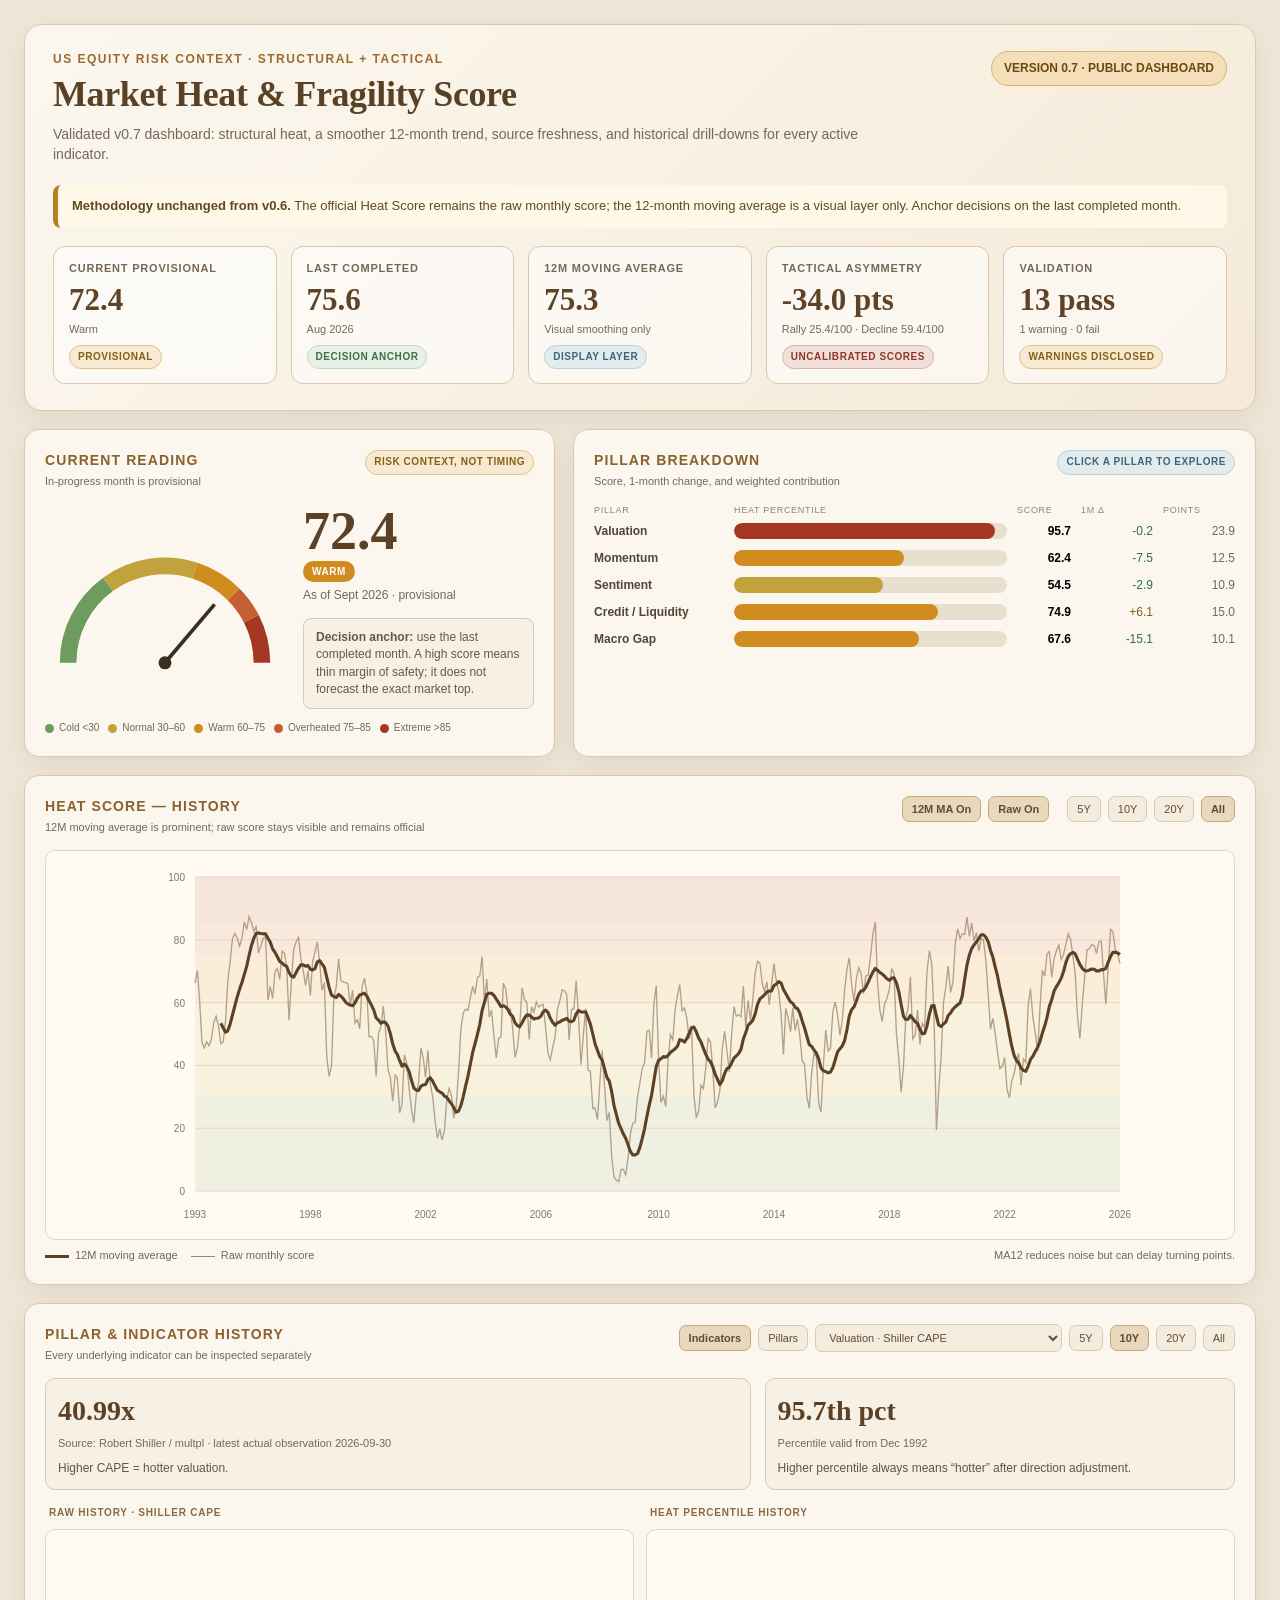
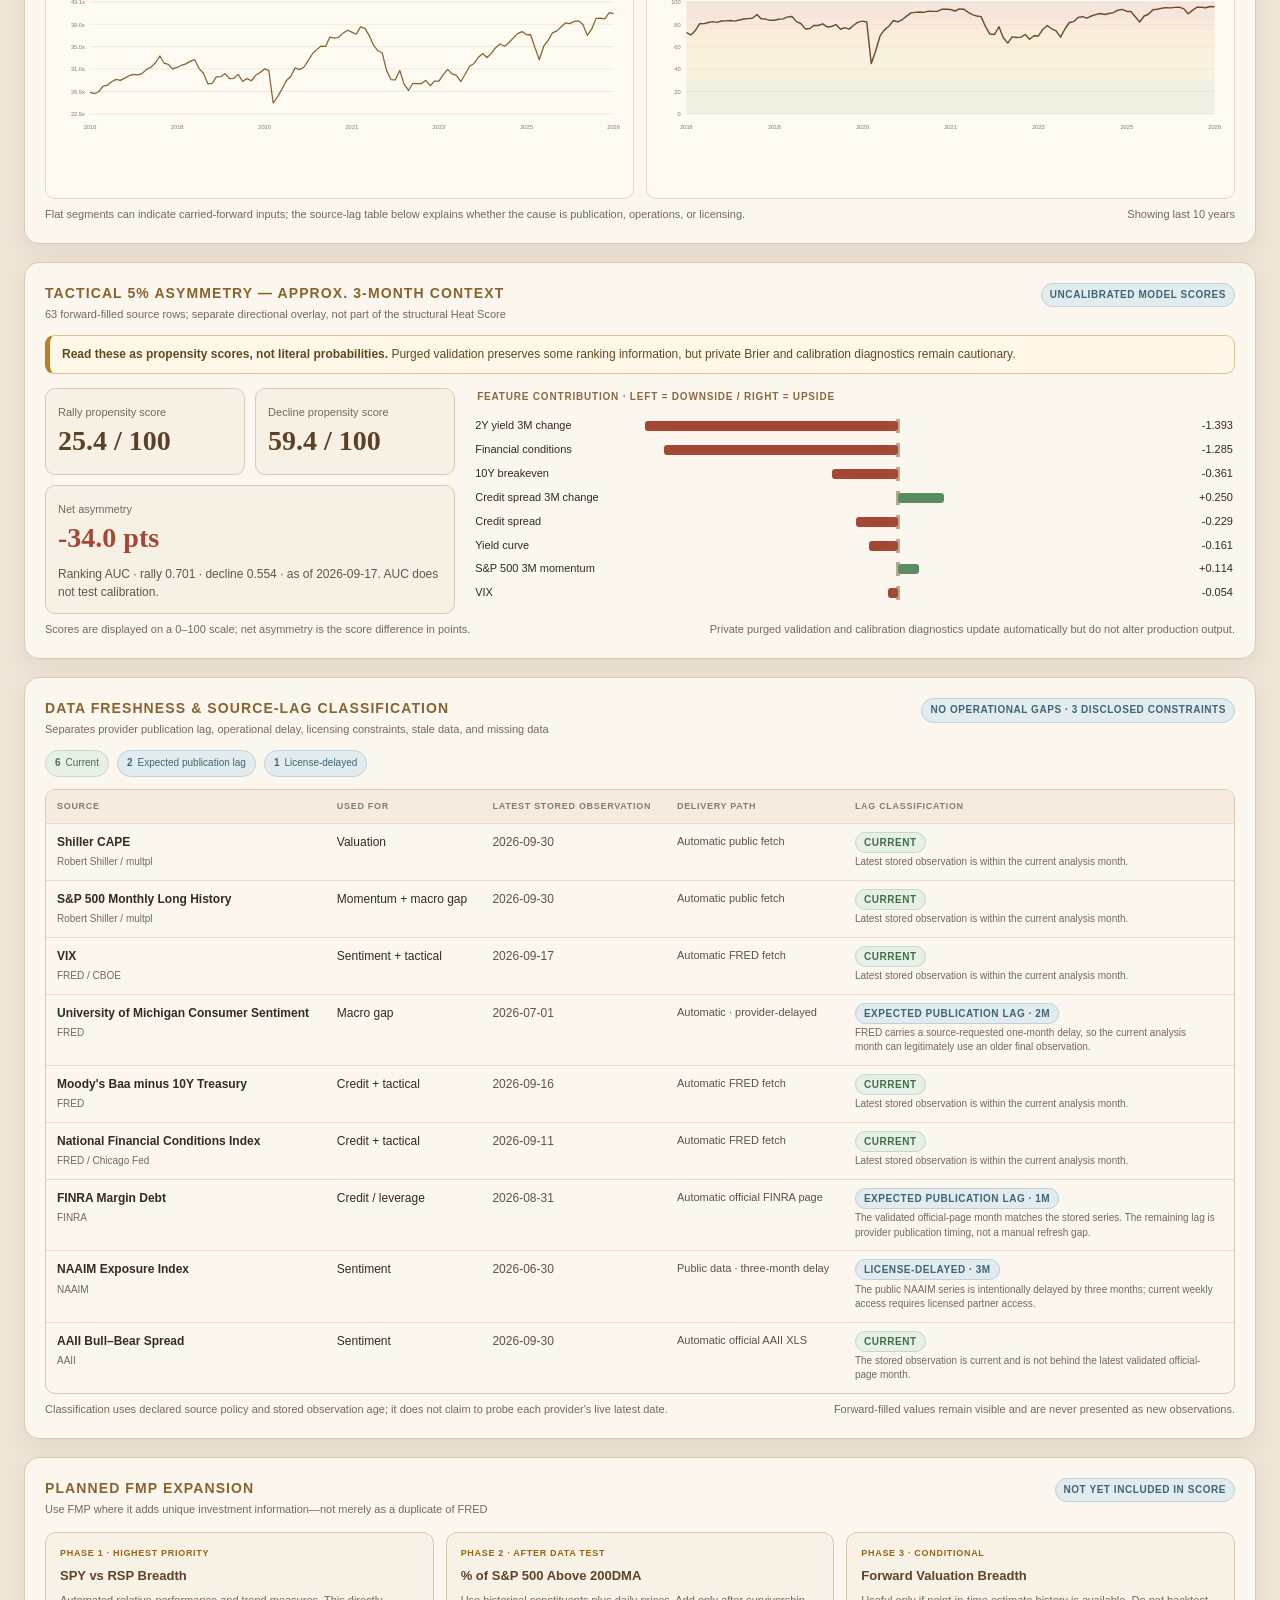
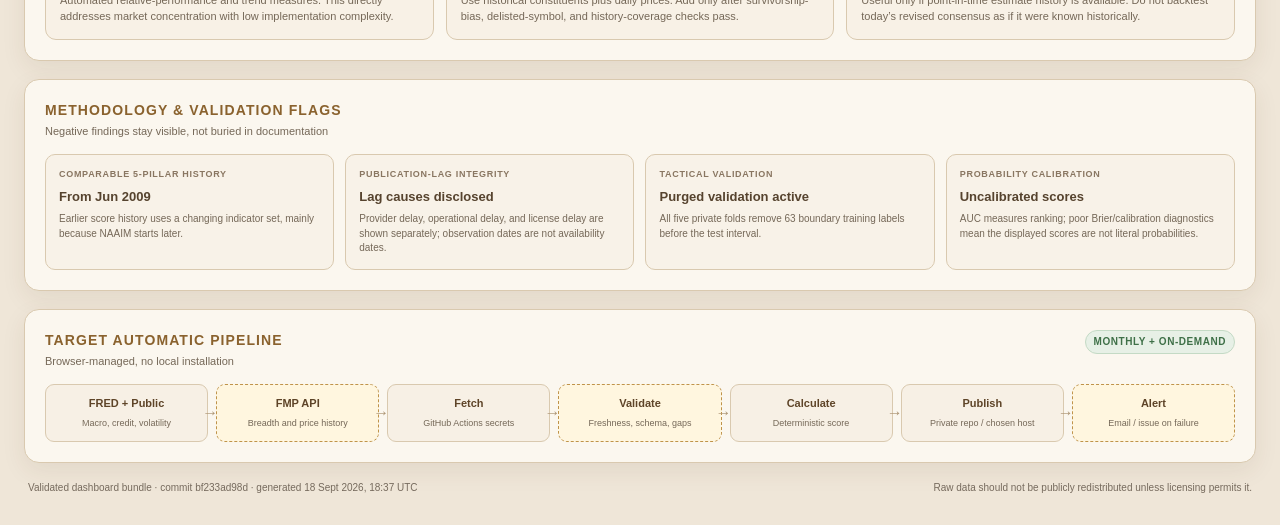
<file: index.html>
<!DOCTYPE html>
<html lang="en">
<head>
<meta charset="UTF-8">
<meta name="viewport" content="width=device-width, initial-scale=1.0">
<meta name="description" content="Market Heat & Fragility Score — validated US equity risk-context dashboard">
<title>Market Heat & Fragility Score — v0.7</title>
<link rel="stylesheet" href="v07.css">
</head>
<body>
<div class="shell">
  <header class="hero">
    <div class="hero-top">
      <div>
        <div class="eyebrow">US Equity Risk Context · Structural + Tactical</div>
        <h1>Market Heat &amp; Fragility Score</h1>
        <div class="subtitle">Validated v0.7 dashboard: structural heat, a smoother 12-month trend, source freshness, and historical drill-downs for every active indicator.</div>
      </div>
      <div class="mock-badge">VERSION 0.7 · PUBLIC DASHBOARD</div>
    </div>
    <div class="notice"><strong>Methodology unchanged from v0.6.</strong> The official Heat Score remains the raw monthly score; the 12-month moving average is a visual layer only. Anchor decisions on the last completed month.</div>
    <div class="kpi-grid" id="kpis"></div>
  </header>

  <main class="section-grid">
    <section class="card">
      <div class="card-head"><div><h2>Current Reading</h2><div class="card-kicker">In-progress month is provisional</div></div><span class="pill watch">Risk context, not timing</span></div>
      <div class="gauge-wrap">
        <svg id="gauge" viewBox="0 0 260 170" role="img" aria-label="Current Heat Score gauge"></svg>
        <div>
          <div class="gauge-number" id="gaugeNumber">--</div>
          <span class="pill" id="regimePill">--</span>
          <div class="gauge-sub" id="gaugeSub"></div>
          <div class="gauge-note"><strong>Decision anchor:</strong> use the last completed month. A high score means thin margin of safety; it does not forecast the exact market top.</div>
        </div>
      </div>
      <div class="legend"><span><i class="dot" style="background:var(--cold)"></i>Cold &lt;30</span><span><i class="dot" style="background:var(--normal)"></i>Normal 30–60</span><span><i class="dot" style="background:var(--warm)"></i>Warm 60–75</span><span><i class="dot" style="background:var(--over)"></i>Overheated 75–85</span><span><i class="dot" style="background:var(--extreme)"></i>Extreme &gt;85</span></div>
    </section>

    <section class="card">
      <div class="card-head"><div><h2>Pillar Breakdown</h2><div class="card-kicker">Score, 1-month change, and weighted contribution</div></div><span class="pill info">Click a pillar to explore</span></div>
      <div class="pillar-head"><div>Pillar</div><div>Heat percentile</div><div>Score</div><div>1M Δ</div><div>Points</div></div>
      <div class="pillar-list" id="pillarList"></div>
    </section>

    <section class="card full" id="heatHistoryCard">
      <div class="card-head">
        <div><h2>Heat Score — History</h2><div class="card-kicker">12M moving average is prominent; raw score stays visible and remains official</div></div>
        <div class="control-row">
          <button class="btn active" id="toggleMA" type="button">12M MA On</button>
          <button class="btn active" id="toggleRaw" type="button">Raw On</button>
          <span style="width:4px" aria-hidden="true"></span>
          <button class="btn heat-range" data-years="5" type="button">5Y</button><button class="btn heat-range" data-years="10" type="button">10Y</button><button class="btn heat-range" data-years="20" type="button">20Y</button><button class="btn heat-range active" data-years="0" type="button">All</button>
        </div>
      </div>
      <div class="chart-wrap" id="heatChartWrap"><svg class="chart" id="heatChart" role="img" aria-label="Heat Score historical chart"></svg><div class="tooltip" id="heatTooltip"></div></div>
      <div class="chart-note"><div class="series-key"><span class="line-key"><i class="line-swatch ma"></i>12M moving average</span><span class="line-key"><i class="line-swatch raw"></i>Raw monthly score</span></div><div>MA12 reduces noise but can delay turning points.</div></div>
    </section>

    <section class="card full" id="explorerCard">
      <div class="card-head">
        <div><h2>Pillar &amp; Indicator History</h2><div class="card-kicker">Every underlying indicator can be inspected separately</div></div>
        <div class="control-row">
          <button class="btn explorer-mode active" data-mode="indicator" type="button">Indicators</button><button class="btn explorer-mode" data-mode="pillar" type="button">Pillars</button>
          <select class="select" id="explorerSelect" aria-label="Select pillar or indicator"></select>
          <button class="btn exp-range" data-years="5" type="button">5Y</button><button class="btn exp-range active" data-years="10" type="button">10Y</button><button class="btn exp-range" data-years="20" type="button">20Y</button><button class="btn exp-range" data-years="0" type="button">All</button>
        </div>
      </div>
      <div class="explorer-top">
        <div class="metric-box"><div class="big" id="metricRaw">--</div><div class="small" id="metricSource"></div><div class="why" id="metricWhy"></div></div>
        <div class="metric-box"><div class="big" id="metricPct">--</div><div class="small" id="metricValid"></div><div class="why">Higher percentile always means “hotter” after direction adjustment.</div></div>
      </div>
      <div class="double-chart" id="indicatorCharts">
        <div><div class="subchart-title" id="rawChartTitle">Raw history</div><div class="chart-wrap compact" id="rawChartWrap"><svg class="chart" id="rawChart" role="img" aria-label="Raw indicator or pillar history"></svg><div class="tooltip" id="rawTooltip"></div></div></div>
        <div id="pctPanel"><div class="subchart-title">Heat percentile history</div><div class="chart-wrap compact" id="pctChartWrap"><svg class="chart" id="pctChart" role="img" aria-label="Indicator heat-percentile history"></svg><div class="tooltip" id="pctTooltip"></div></div></div>
      </div>
      <div class="chart-note"><div>Flat segments can indicate carried-forward inputs; the source-lag table below explains whether the cause is publication, operations, or licensing.</div><div id="explorerCompareNote"></div></div>
    </section>

    <section class="card full" id="tacticalCard">
      <div class="card-head"><div><h2>Tactical 5% Asymmetry — Approx. 3-Month Context</h2><div class="card-kicker">63 forward-filled source rows; separate directional overlay, not part of the structural Heat Score</div></div><span class="pill info">Uncalibrated model scores</span></div>
      <div class="tactical-disclosure"><strong>Read these as propensity scores, not literal probabilities.</strong> Purged validation preserves some ranking information, but private Brier and calibration diagnostics remain cautionary.</div>
      <div class="tactical-grid">
        <div class="tactical-summary">
          <div class="metric-box"><div class="small">Rally propensity score</div><div class="big" id="rallyProb">--</div></div>
          <div class="metric-box"><div class="small">Decline propensity score</div><div class="big" id="declineProb">--</div></div>
          <div class="metric-box"><div class="small">Net asymmetry</div><div class="big" id="tacticalNet">--</div><div class="why" id="tacticalAuc"></div></div>
        </div>
        <div><div class="subchart-title">Feature contribution · left = downside / right = upside</div><div class="tactical-bars" id="tacticalBars"></div></div>
      </div>
      <div class="chart-note"><div>Scores are displayed on a 0–100 scale; net asymmetry is the score difference in points.</div><div>Private purged validation and calibration diagnostics update automatically but do not alter production output.</div></div>
    </section>

    <section class="card full">
      <div class="card-head"><div><h2>Data Freshness &amp; Source-Lag Classification</h2><div class="card-kicker">Separates provider publication lag, operational delay, licensing constraints, stale data, and missing data</div></div><span class="pill watch" id="freshnessBadge">Source-age watch</span></div>
      <div class="freshness-summary" id="freshnessSummary" aria-label="Source lag classification summary"></div>
      <div class="table-wrap"><table><thead><tr><th>Source</th><th>Used for</th><th>Latest stored observation</th><th>Delivery path</th><th>Lag classification</th></tr></thead><tbody id="freshnessBody"></tbody></table></div>
      <div class="chart-note"><div>Classification uses declared source policy and stored observation age; it does not claim to probe each provider's live latest date.</div><div>Forward-filled values remain visible and are never presented as new observations.</div></div>
    </section>

    <section class="card full">
      <div class="card-head"><div><h2>Planned FMP Expansion</h2><div class="card-kicker">Use FMP where it adds unique investment information—not merely as a duplicate of FRED</div></div><span class="pill info">Not yet included in score</span></div>
      <div class="callouts">
        <div class="callout"><div class="priority">Phase 1 · Highest priority</div><div class="callout-title">SPY vs RSP Breadth</div><p>Automated relative-performance and trend measures. This directly addresses market concentration with low implementation complexity.</p></div>
        <div class="callout"><div class="priority">Phase 2 · After data test</div><div class="callout-title">% of S&amp;P 500 Above 200DMA</div><p>Use historical constituents plus daily prices. Add only after survivorship-bias, delisted-symbol, and history-coverage checks pass.</p></div>
        <div class="callout"><div class="priority">Phase 3 · Conditional</div><div class="callout-title">Forward Valuation Breadth</div><p>Useful only if point-in-time estimate history is available. Do not backtest today’s revised consensus as if it were known historically.</p></div>
      </div>
    </section>

    <section class="card full">
      <div class="card-head"><div><h2>Methodology &amp; Validation Flags</h2><div class="card-kicker">Negative findings stay visible, not buried in documentation</div></div></div>
      <div class="flag-grid">
        <div class="flag"><div class="label">Comparable 5-pillar history</div><div class="value" id="comparableStart">From Jun 2009</div><div class="desc">Earlier score history uses a changing indicator set, mainly because NAAIM starts later.</div></div>
        <div class="flag"><div class="label">Publication-lag integrity</div><div class="value">Lag causes disclosed</div><div class="desc">Provider delay, operational delay, and license delay are shown separately; observation dates are not availability dates.</div></div>
        <div class="flag"><div class="label">Tactical validation</div><div class="value">Purged validation active</div><div class="desc">All five private folds remove 63 boundary training labels before the test interval.</div></div>
        <div class="flag"><div class="label">Probability calibration</div><div class="value">Uncalibrated scores</div><div class="desc">AUC measures ranking; poor Brier/calibration diagnostics mean the displayed scores are not literal probabilities.</div></div>
      </div>
    </section>

    <section class="card full">
      <div class="card-head"><div><h2>Target Automatic Pipeline</h2><div class="card-kicker">Browser-managed, no local installation</div></div><span class="pill ok">Monthly + on-demand</span></div>
      <div class="flow"><div class="flow-step"><strong>FRED + Public</strong><span>Macro, credit, volatility</span></div><div class="flow-step new"><strong>FMP API</strong><span>Breadth and price history</span></div><div class="flow-step"><strong>Fetch</strong><span>GitHub Actions secrets</span></div><div class="flow-step new"><strong>Validate</strong><span>Freshness, schema, gaps</span></div><div class="flow-step"><strong>Calculate</strong><span>Deterministic score</span></div><div class="flow-step"><strong>Publish</strong><span>Private repo / chosen host</span></div><div class="flow-step new"><strong>Alert</strong><span>Email / issue on failure</span></div></div>
    </section>
  </main>

  <footer class="footer"><div>Validated dashboard bundle · commit <span id="commit"></span> · generated <span id="generatedAt"></span></div><div>Raw data should not be publicly redistributed unless licensing permits it.</div></footer>
</div>
<script src="v07_data.js"></script>
<script src="v07_app.js"></script>
</body>
</html>
</file>
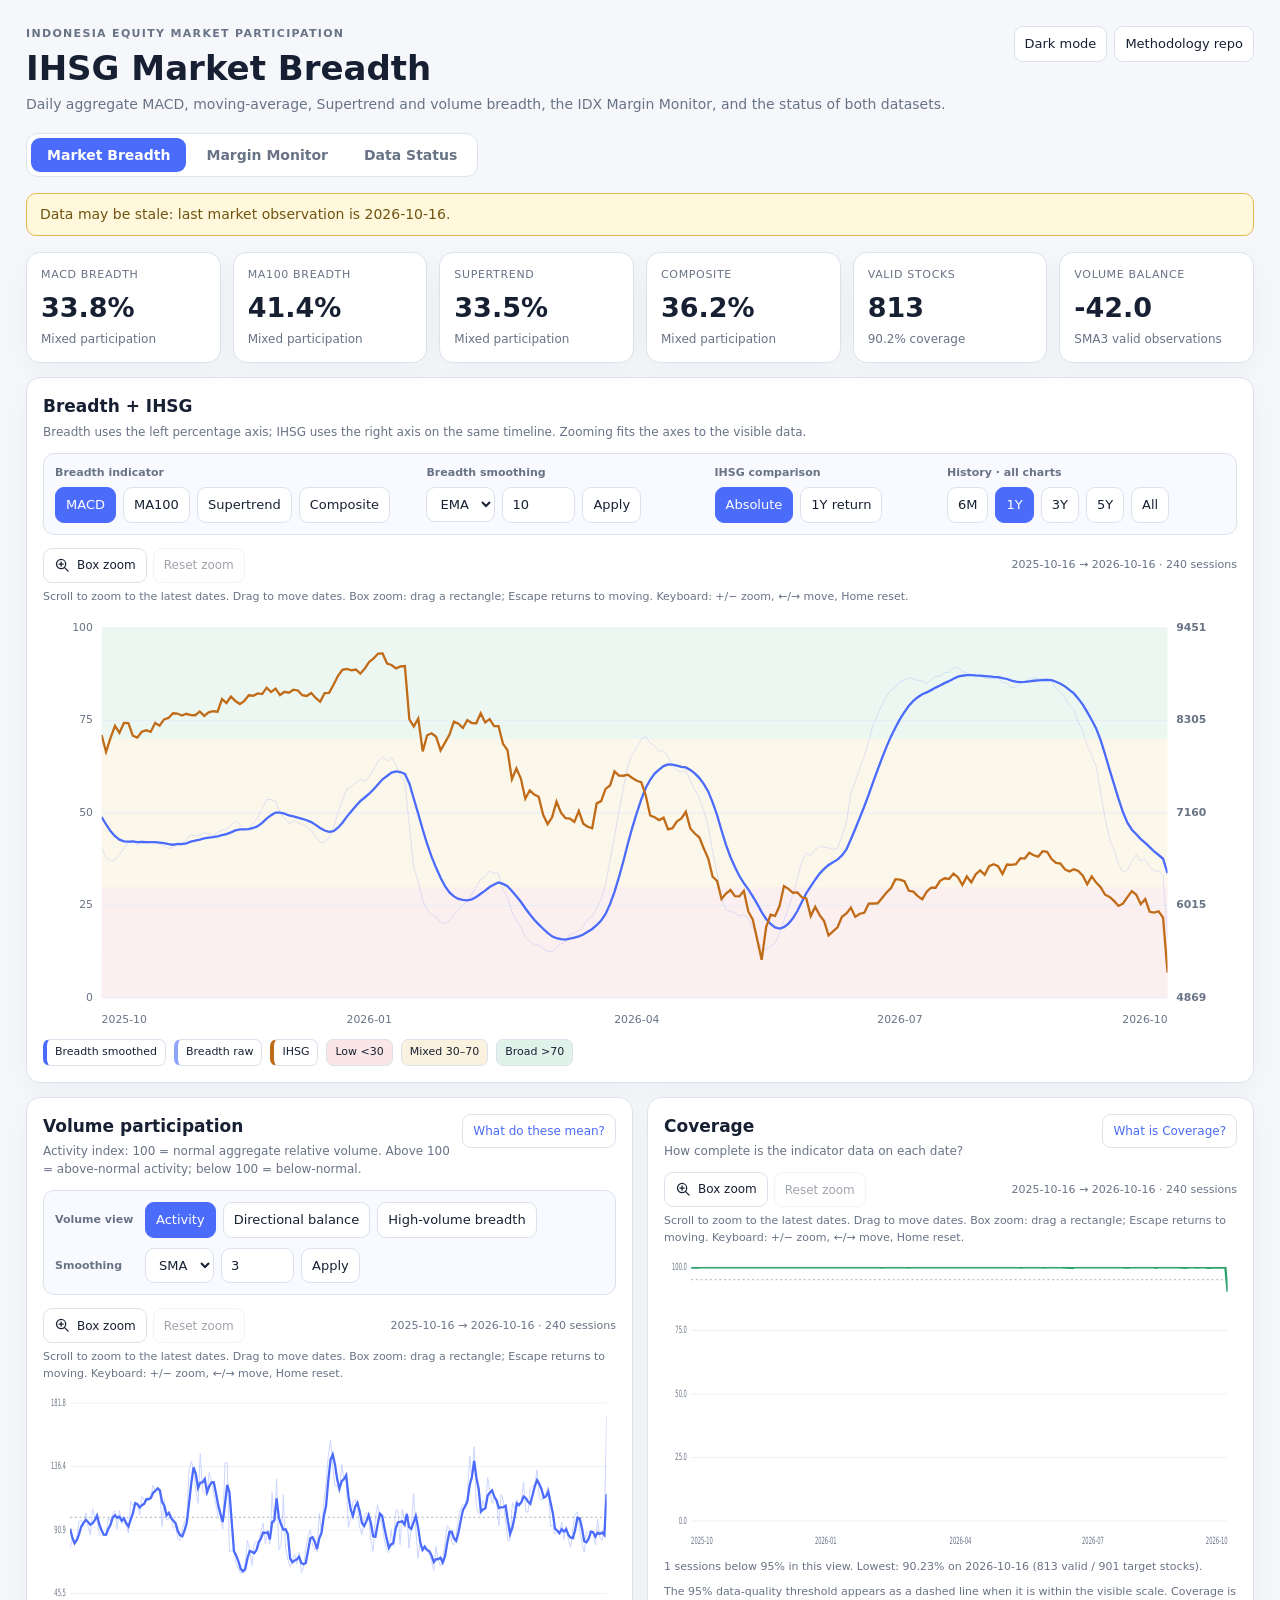
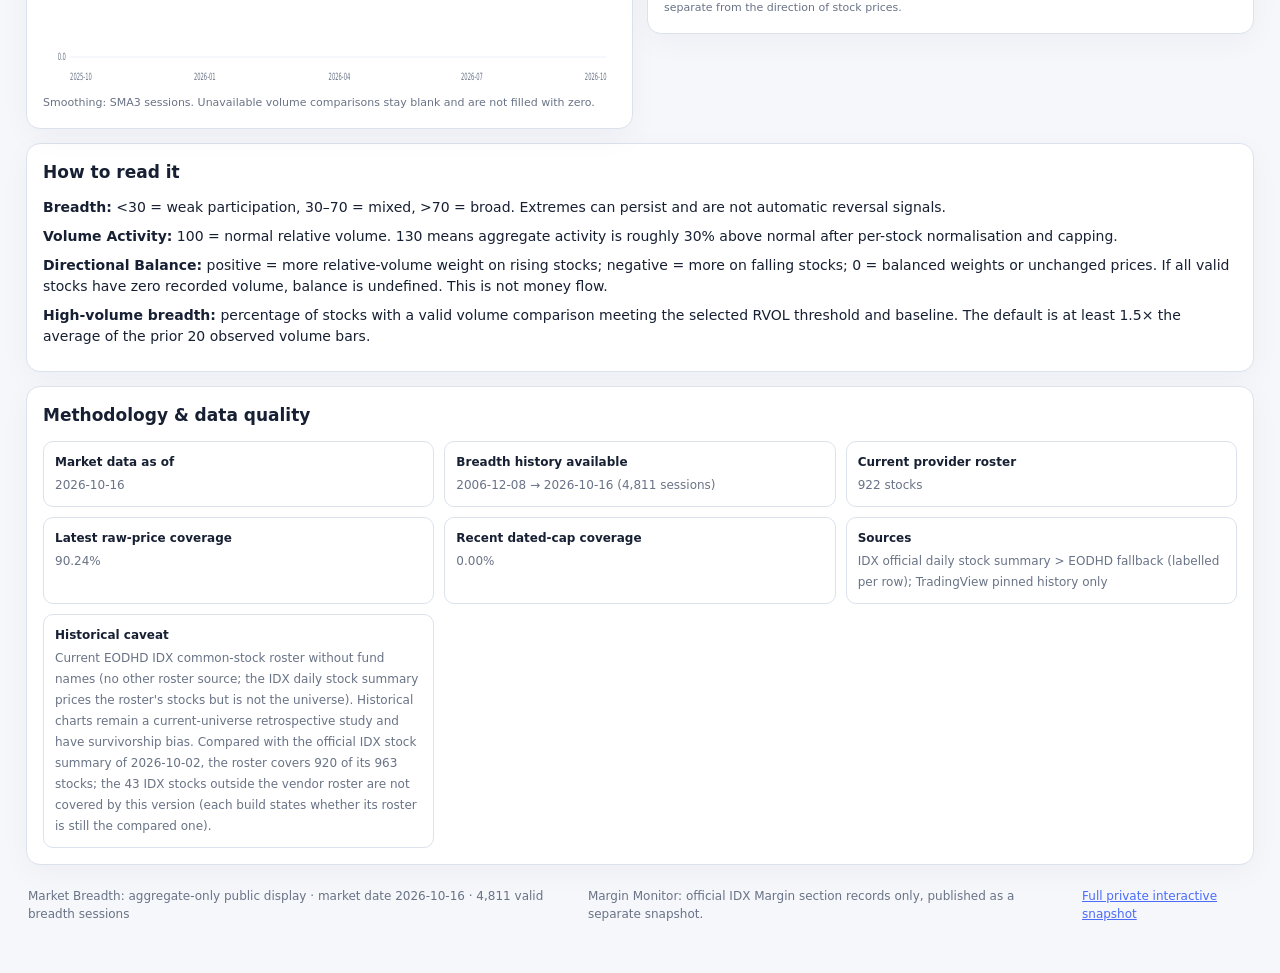
<file: ihsg-market-breadth/index.html>
<!doctype html>
<html lang="en">
<head>
<meta charset="utf-8">
<meta name="viewport" content="width=device-width,initial-scale=1">
<meta name="description" content="IHSG Market Breadth daily aggregate dashboard with the IDX Margin Monitor and data status">
<title>IHSG Market Breadth</title>
<link rel="stylesheet" href="styles.css">
</head>
<body>
<div class="shell">
<header class="hero">
<div><div class="eyebrow">Indonesia Equity Market Participation</div><h1>IHSG Market Breadth</h1><p class="subtitle">Daily aggregate MACD, moving-average, Supertrend and volume breadth, the IDX Margin Monitor, and the status of both datasets.</p></div>
<div class="top-actions"><button id="themeBtn" class="btn">Dark mode</button><a class="btn" href="https://github.com/Setyadi-House/ihsg-market-breadth" target="_blank" rel="noopener">Methodology repo</a></div>
</header>

<nav class="tabs" role="tablist" aria-label="Dashboard sections">
<button type="button" role="tab" id="tab-breadth" class="tab" data-tab="breadth" aria-controls="panel-breadth" aria-selected="true">Market Breadth</button>
<button type="button" role="tab" id="tab-margin" class="tab" data-tab="margin" aria-controls="panel-margin" aria-selected="false" tabindex="-1">Margin Monitor</button>
<button type="button" role="tab" id="tab-status" class="tab" data-tab="status" aria-controls="panel-status" aria-selected="false" tabindex="-1">Data Status</button>
</nav>

<div id="panel-breadth" class="tab-panel" role="tabpanel" aria-labelledby="tab-breadth">
<div id="staleBanner" class="banner"></div>

<section class="kpis">
<div class="kpi"><div class="label">MACD breadth</div><div class="value" id="kMacd">—</div><div class="sub" id="kMacdSub">—</div></div>
<div class="kpi"><div class="label">MA100 breadth</div><div class="value" id="kMa">—</div><div class="sub" id="kMaSub">—</div></div>
<div class="kpi"><div class="label">Supertrend</div><div class="value" id="kSt">—</div><div class="sub" id="kStSub">—</div></div>
<div class="kpi"><div class="label">Composite</div><div class="value" id="kComp">—</div><div class="sub" id="kCompSub">—</div></div>
<div class="kpi"><div class="label">Valid stocks</div><div class="value" id="kValid">—</div><div class="sub" id="kCoverage">—</div></div>
<div class="kpi"><div class="label">Volume balance</div><div class="value" id="kVolBal">—</div><div class="sub" id="kVolSub">—</div></div>
</section>

<section class="card">
<div class="card-head">
  <div><h2>Breadth + IHSG</h2><p>Breadth uses the left percentage axis; IHSG uses the right axis on the same timeline. Zooming fits the axes to the visible data.</p></div>
</div>
<div class="chart-controls breadth-controls">
  <div class="control-group" role="group" aria-labelledby="breadthControlLabel"><span id="breadthControlLabel" class="control-label">Breadth indicator</span><div class="controls"><button class="metric active" data-metric="macd">MACD</button><button class="metric" data-metric="ma">MA100</button><button class="metric" data-metric="st">Supertrend</button><button class="metric" data-metric="composite">Composite</button></div></div>
  <div class="control-group" role="group" aria-labelledby="smoothControlLabel"><span id="smoothControlLabel" class="control-label">Breadth smoothing</span><div class="controls"><select id="smoothType" class="input" aria-label="Breadth smoothing method"><option value="EMA" selected>EMA</option><option value="SMA">SMA</option></select><input id="smoothN" class="input number" type="number" min="1" max="1260" step="1" value="10" aria-label="Breadth smoothing sessions"><button id="applySmooth" class="btn">Apply</button></div></div>
  <div class="control-group" role="group" aria-labelledby="benchmarkControlLabel"><span id="benchmarkControlLabel" class="control-label">IHSG comparison</span><div class="controls"><button id="absBtn" class="btn active">Absolute</button><button id="retBtn" class="btn">1Y return</button></div></div>
  <div class="control-group" role="group" aria-labelledby="historyControlLabel"><span id="historyControlLabel" class="control-label">History · all charts</span><div class="controls"><button class="range" data-range="6M">6M</button><button class="range active" data-range="1Y">1Y</button><button class="range" data-range="3Y">3Y</button><button class="range" data-range="5Y">5Y</button><button class="range" data-range="ALL">All</button></div></div>
</div>
<div class="chart-navigation">
  <div class="zoom-bar"><div class="zoom-buttons" role="group" aria-label="Breadth chart navigation"><button type="button" class="btn box-zoom-control" data-chart="combinedChart" aria-controls="combinedChart" aria-label="Box zoom" aria-pressed="false" title="Select an area to zoom by dragging a rectangle"><svg viewBox="0 0 24 24" aria-hidden="true" focusable="false"><circle cx="10" cy="10" r="6.5"></circle><path d="m15 15 5 5M7 10h6M10 7v6"></path></svg><span>Box zoom</span></button><button type="button" class="btn zoom-control zoom-reset" data-chart="combinedChart" data-zoom="reset" aria-label="Reset zoom">Reset zoom</button></div><span id="combinedChartRange" class="chart-range" aria-live="polite"></span></div>
  <p class="zoom-help">Scroll to zoom to the latest dates. Drag to move dates. Box zoom: drag a rectangle; Escape returns to moving. Keyboard: +/− zoom, ←/→ move, Home reset.</p>
</div>
<div class="chart-wrap tall"><svg id="combinedChart" class="chart" data-interaction-mode="pan" viewBox="0 0 1100 420" preserveAspectRatio="none" tabindex="0" role="img" aria-label="Breadth and IHSG chart. Scroll to zoom to the latest dates; drag to move through dates. Activate Box zoom to select an area, Escape to return to moving. Keyboard: plus or minus to zoom, ArrowLeft or ArrowRight to move through dates, Home to reset." aria-describedby="combinedChartRange"></svg><div id="combinedTip" class="tooltip"></div></div>
<div class="legend-row"><span class="legend-chip breadth-line">Breadth smoothed</span><span class="legend-chip raw-line">Breadth raw</span><span class="legend-chip benchmark-line">IHSG</span><span class="low">Low &lt;30</span><span class="mid">Mixed 30–70</span><span class="high">Broad &gt;70</span></div>
</section>

<section class="grid2">
<section class="card">
  <div class="card-head with-help">
    <div><h2>Volume participation</h2><p id="volumeHelp">Activity index: 100 means normal relative volume; above 100 means above-normal activity.</p></div>
    <button id="volumeHelpBtn" type="button" class="btn help-button" data-help="volumeHelpDialog" aria-haspopup="dialog" aria-controls="volumeHelpDialog">What do these mean?</button>
  </div>
  <div class="chart-controls volume-controls">
    <div class="control-group" role="group" aria-labelledby="volumeControlLabel"><span id="volumeControlLabel" class="control-label">Volume view</span><div class="controls"><button class="volume-mode active" data-volume="activity">Activity</button><button class="volume-mode" data-volume="balance">Directional balance</button><button class="volume-mode" data-volume="spike">High-volume breadth</button></div></div>
    <fieldset id="spikeSettings" class="spike-settings" hidden>
      <legend>High-volume criterion</legend>
      <div class="spike-option-controls">
        <div class="spike-option"><label for="spikeThreshold">RVOL threshold</label><select id="spikeThreshold" class="input" aria-describedby="spikeSettingsNote"><option value="0.5">0.5×</option><option value="1">1×</option><option value="1.25">1.25×</option><option value="1.5" selected>1.5×</option><option value="1.75">1.75×</option><option value="2">2×</option><option value="2.5">2.5×</option><option value="3">3×</option><option value="4">4×</option><option value="5">5×</option></select></div>
        <div class="spike-option"><label for="spikePeriod">Baseline</label><select id="spikePeriod" class="input" aria-describedby="spikeSettingsNote"><option value="5">5 bars</option><option value="10">10 bars</option><option value="20" selected>20 bars</option><option value="50">50 bars</option><option value="100">100 bars</option><option value="200">200 bars</option></select></div>
      </div>
      <p id="spikeSettingsNote" class="micro-note">Defaults: 1.5× over the prior 20 observed volume bars. Changes update the chart immediately.</p>
    </fieldset>
    <div class="control-group" role="group" aria-labelledby="volSmoothControlLabel"><span id="volSmoothControlLabel" class="control-label">Smoothing</span><div class="controls"><select id="volSmoothType" class="input" aria-label="Volume smoothing method"><option value="SMA" selected>SMA</option><option value="EMA">EMA</option></select><input id="volSmoothN" class="input number" type="number" min="1" max="1260" step="1" value="3" aria-label="Volume smoothing sessions"><button id="applyVolSmooth" class="btn">Apply</button></div></div>
  </div>
  <div class="chart-navigation">
    <div class="zoom-bar"><div class="zoom-buttons" role="group" aria-label="Volume chart navigation"><button type="button" class="btn box-zoom-control" data-chart="volumeChart" aria-controls="volumeChart" aria-label="Box zoom" aria-pressed="false" title="Select an area to zoom by dragging a rectangle"><svg viewBox="0 0 24 24" aria-hidden="true" focusable="false"><circle cx="10" cy="10" r="6.5"></circle><path d="m15 15 5 5M7 10h6M10 7v6"></path></svg><span>Box zoom</span></button><button type="button" class="btn zoom-control zoom-reset" data-chart="volumeChart" data-zoom="reset" aria-label="Reset zoom">Reset zoom</button></div><span id="volumeChartRange" class="chart-range" aria-live="polite"></span></div>
    <p class="zoom-help">Scroll to zoom to the latest dates. Drag to move dates. Box zoom: drag a rectangle; Escape returns to moving. Keyboard: +/− zoom, ←/→ move, Home reset.</p>
  </div>
  <div class="chart-wrap small"><svg id="volumeChart" class="chart" data-interaction-mode="pan" viewBox="0 0 1100 300" preserveAspectRatio="none" tabindex="0" role="img" aria-label="Volume participation chart. Scroll to zoom to the latest dates; drag to move through dates. Activate Box zoom to select an area, Escape to return to moving. Keyboard: plus or minus to zoom, ArrowLeft or ArrowRight to move through dates, Home to reset." aria-describedby="volumeChartRange"></svg><div id="volumeTip" class="tooltip"></div></div>
  <p class="micro-note" id="volumeNote">Raw observations are never fabricated. Missing source sessions remain gaps.</p>
</section>

<section class="card">
  <div class="card-head with-help"><div><h2>Coverage</h2><p>How complete is the indicator data on each date?</p></div><button id="coverageHelpBtn" type="button" class="btn help-button" data-help="coverageHelpDialog" aria-haspopup="dialog" aria-controls="coverageHelpDialog">What is Coverage?</button></div>
  <div class="chart-navigation">
    <div class="zoom-bar"><div class="zoom-buttons" role="group" aria-label="Coverage chart navigation"><button type="button" class="btn box-zoom-control" data-chart="coverageChart" aria-controls="coverageChart" aria-label="Box zoom" aria-pressed="false" title="Select an area to zoom by dragging a rectangle"><svg viewBox="0 0 24 24" aria-hidden="true" focusable="false"><circle cx="10" cy="10" r="6.5"></circle><path d="m15 15 5 5M7 10h6M10 7v6"></path></svg><span>Box zoom</span></button><button type="button" class="btn zoom-control zoom-reset" data-chart="coverageChart" data-zoom="reset" aria-label="Reset zoom">Reset zoom</button></div><span id="coverageChartRange" class="chart-range" aria-live="polite"></span></div>
    <p class="zoom-help">Scroll to zoom to the latest dates. Drag to move dates. Box zoom: drag a rectangle; Escape returns to moving. Keyboard: +/− zoom, ←/→ move, Home reset.</p>
  </div>
  <div class="chart-wrap small"><svg id="coverageChart" class="chart" data-interaction-mode="pan" viewBox="0 0 1100 300" preserveAspectRatio="none" tabindex="0" role="img" aria-label="Coverage chart. Scroll to zoom to the latest dates; drag to move through dates. Activate Box zoom to select an area, Escape to return to moving. Keyboard: plus or minus to zoom, ArrowLeft or ArrowRight to move through dates, Home to reset." aria-describedby="coverageChartRange"></svg><div id="coverageTip" class="tooltip"></div></div>
  <p id="coverageStatus" class="micro-note" aria-live="polite"></p>
  <p class="micro-note">The 95% data-quality threshold appears as a dashed line when it is within the visible scale. Coverage is separate from the direction of stock prices.</p>
</section>
</section>

<section class="card"><div class="card-head"><div><h2>How to read it</h2></div></div><div class="notes">
<p><strong>Breadth:</strong> &lt;30 = weak participation, 30–70 = mixed, &gt;70 = broad. Extremes can persist and are not automatic reversal signals.</p>
<p><strong>Volume Activity:</strong> 100 = normal relative volume. 130 means aggregate activity is roughly 30% above normal after per-stock normalisation and capping.</p>
<p><strong>Directional Balance:</strong> positive = more relative-volume weight on rising stocks; negative = more on falling stocks; 0 = balanced weights or unchanged prices. If all valid stocks have zero recorded volume, balance is undefined. This is not money flow.</p>
<p><strong>High-volume breadth:</strong> percentage of stocks with a valid volume comparison meeting the selected RVOL threshold and baseline. The default is at least 1.5× the average of the prior 20 observed volume bars.</p>
</div></section>

<section class="card"><div class="card-head"><div><h2>Methodology & data quality</h2></div></div><div class="facts">
<div class="fact"><b>Market data as of</b><span id="fDate">—</span></div>
<div class="fact"><b>Breadth history available</b><span id="fHistory">—</span></div>
<div class="fact"><b>Current provider roster</b><span id="fRoster">—</span></div>
<div class="fact"><b>Latest raw-price coverage</b><span id="fPrice">—</span></div>
<div class="fact"><b>Recent dated-cap coverage</b><span id="fCap">—</span></div>
<div class="fact"><b>Sources</b><span id="fSources">—</span></div>
<div class="fact"><b>Historical caveat</b><span id="fMethod">—</span></div>
</div></section>
</div>
<div id="panel-margin" class="tab-panel" role="tabpanel" aria-labelledby="tab-margin" hidden>
<div id="marginError" class="banner" role="alert"></div>
<p id="marginLoading" class="loading" role="status">Loading IDX Margin data…</p>
<div id="marginContent" hidden>
<div class="status-strip"><span id="marginStatusChip" class="status-chip">—</span><span id="marginStatusLine" class="status-text">—</span><button id="marginHelpBtn" type="button" class="btn help-button" data-help="marginHelpDialog" aria-haspopup="dialog" aria-controls="marginHelpDialog">What do these numbers mean?</button></div>

<section class="kpis four" aria-label="Margin summary">
<div class="kpi"><div class="label">Daily Margin value</div><div class="value" id="mkValue">—</div><div class="sub" id="mkValueSub">—</div></div>
<div class="kpi"><div class="label">Activity index</div><div class="value" id="mkIndex">—</div><div class="sub" id="mkIndexSub">—</div></div>
<div class="kpi"><div class="label">20-session average</div><div class="value" id="mkSma">—</div><div class="sub" id="mkSmaSub">—</div></div>
<div class="kpi"><div class="label">Verified sessions</div><div class="value" id="mkSessions">—</div><div class="sub" id="mkSessionsSub">—</div></div>
</section>

<section id="marginAggCard" class="card chart-card">
  <div class="card-head with-help">
    <div><h2 id="marginAggTitle">Daily Margin value (IDR)</h2><p>Official IDX daily stock summary, Margin section: the sum of reported Nilai (transaction value) of every verified Margin record in each session. It is not outstanding margin debt.</p></div>
    <div class="card-actions"><button id="marginAggCsv" type="button" class="btn">Export CSV</button><button id="marginAggExpand" type="button" class="btn" aria-pressed="false" aria-controls="marginAggCard">Expand</button></div>
  </div>
  <div class="chart-controls margin-controls">
    <div class="control-group" role="group" aria-labelledby="marginViewLabel"><span id="marginViewLabel" class="control-label">Series</span>
      <div class="controls"><button type="button" class="btn margin-view active" data-view="value">Nominal value (IDR)</button><button type="button" class="btn margin-view" data-view="index">Activity index</button></div>
      <div id="marginBaseGroup" class="sub-controls" hidden><label for="marginBase" class="control-label">Index base (= 100): <span id="marginBaseNow">—</span></label><div class="controls"><input id="marginBase" class="input date" type="date"><button id="marginBaseApply" type="button" class="btn">Set base</button></div><span id="marginBaseError" class="field-error" role="alert"></span></div>
    </div>
    <div class="control-group" role="group" aria-labelledby="marginAggMaLabel"><span id="marginAggMaLabel" class="control-label">Moving average · aggregate chart</span>
      <div class="controls"><select id="marginAggType" class="input" aria-label="Aggregate moving-average method"><option value="SMA">SMA</option><option value="EMA">EMA</option></select><input id="marginAggN" class="input number" type="number" min="1" max="1260" step="1" value="20" aria-label="Aggregate moving-average sessions"><button id="marginAggSmooth" type="button" class="btn">Apply</button><label class="check"><input id="marginAggRaw" type="checkbox" checked> Show raw series</label></div>
      <span id="marginAggSmoothError" class="field-error" role="alert"></span>
    </div>
    <div class="control-group" role="group" aria-labelledby="marginAggRangeLabel"><span id="marginAggRangeLabel" class="control-label">Date range · aggregate chart only</span>
      <div class="controls"><button type="button" class="btn marginAgg-range" data-range="1M">1M</button><button type="button" class="btn marginAgg-range" data-range="3M">3M</button><button type="button" class="btn marginAgg-range" data-range="6M">6M</button><button type="button" class="btn marginAgg-range" data-range="YTD">YTD</button><button type="button" class="btn marginAgg-range" data-range="1Y">1Y</button><button type="button" class="btn marginAgg-range" data-range="ALL">All</button></div>
      <div class="controls"><input id="marginAggFrom" class="input date" type="date" aria-label="Aggregate chart start date"><span class="to">to</span><input id="marginAggTo" class="input date" type="date" aria-label="Aggregate chart end date"><button id="marginAggApply" type="button" class="btn">Apply dates</button></div>
      <span id="marginAggRangeError" class="field-error" role="alert"></span>
    </div>
  </div>
  <div class="chart-navigation">
    <div class="zoom-bar"><div class="zoom-buttons" role="group" aria-label="Aggregate Margin chart navigation"><button id="marginAggBox" type="button" class="btn box-tool" aria-controls="marginAggChart" aria-label="Box zoom" aria-pressed="false" title="Select an area to zoom by dragging a rectangle"><svg viewBox="0 0 24 24" aria-hidden="true" focusable="false"><circle cx="10" cy="10" r="6.5"></circle><path d="m15 15 5 5M7 10h6M10 7v6"></path></svg><span>Box zoom</span></button><button id="marginAggReset" type="button" class="btn reset-tool" aria-label="Reset zoom to the selected dates">Reset zoom</button></div><span id="marginAggRange" class="chart-range" aria-live="polite"></span></div>
    <p class="zoom-help">Scroll to zoom to the latest dates. Drag to move dates. Box zoom: drag a rectangle; Escape returns to moving. Keyboard: +/− zoom, ←/→ move, Home reset. Zooming never changes the index base or the moving average.</p>
  </div>
  <div class="chart-wrap margin-chart"><svg id="marginAggChart" class="chart" data-interaction-mode="pan" viewBox="0 0 1100 480" preserveAspectRatio="none" tabindex="0" role="img" aria-label="Daily Margin value chart" aria-describedby="marginAggRange"></svg><div id="marginAggTip" class="tooltip"></div></div>
  <div class="legend-row"><span class="legend-chip lg-raw">Daily series (raw)</span><span class="legend-chip lg-line">Moving average</span><span class="legend-chip lg-gap">Session without a verified file (dashed)</span></div>
  <p id="marginAggNote" class="micro-note" aria-live="polite"></p>
</section>

<section id="marginStockCard" class="card chart-card">
  <div class="card-head with-help">
    <div><h2 id="marginStockTitle">Stock Margin value</h2><p>Reported Nilai of the selected stock in the Margin section on each verified session. Sessions without a record stay empty; they are not zeros.</p></div>
    <div class="card-actions"><button id="marginStockCsv" type="button" class="btn">Export CSV</button><button id="marginStockExpand" type="button" class="btn" aria-pressed="false" aria-controls="marginStockCard">Expand</button></div>
  </div>
  <div class="chart-controls margin-controls">
    <div class="control-group" role="group" aria-labelledby="marginStockPickLabel"><label id="marginStockPickLabel" for="marginStockCode" class="control-label">Stock code</label>
      <div class="controls"><button id="marginStockPrev" type="button" class="btn" aria-label="Previous stock code">‹</button><input id="marginStockCode" class="input code" type="text" list="marginCodes" maxlength="16" autocomplete="off" spellcheck="false" aria-describedby="marginStockError"><button id="marginStockNext" type="button" class="btn" aria-label="Next stock code">›</button><button id="marginStockGo" type="button" class="btn">Show</button></div>
      <datalist id="marginCodes"></datalist>
      <span id="marginStockError" class="field-error" role="alert"></span>
    </div>
    <div class="control-group" role="group" aria-labelledby="marginStockMaLabel"><span id="marginStockMaLabel" class="control-label">Moving average · stock chart</span>
      <div class="controls"><select id="marginStockType" class="input" aria-label="Stock moving-average method"><option value="SMA">SMA</option><option value="EMA">EMA</option></select><input id="marginStockN" class="input number" type="number" min="1" max="1260" step="1" value="20" aria-label="Stock moving-average length"><select id="marginStockBasis" class="input" aria-label="Moving-average basis"><option value="observed">Observed records</option><option value="session">Consecutive sessions</option></select><button id="marginStockSmooth" type="button" class="btn">Apply</button></div>
      <span id="marginStockSmoothError" class="field-error" role="alert"></span>
    </div>
    <div class="control-group" role="group" aria-labelledby="marginStockRangeLabel"><span id="marginStockRangeLabel" class="control-label">Date range · stock chart only</span>
      <div class="controls"><button type="button" class="btn marginStock-range" data-range="1M">1M</button><button type="button" class="btn marginStock-range" data-range="3M">3M</button><button type="button" class="btn marginStock-range" data-range="6M">6M</button><button type="button" class="btn marginStock-range" data-range="YTD">YTD</button><button type="button" class="btn marginStock-range" data-range="1Y">1Y</button><button type="button" class="btn marginStock-range" data-range="ALL">All</button></div>
      <div class="controls"><input id="marginStockFrom" class="input date" type="date" aria-label="Stock chart start date"><span class="to">to</span><input id="marginStockTo" class="input date" type="date" aria-label="Stock chart end date"><button id="marginStockApply" type="button" class="btn">Apply dates</button></div>
      <span id="marginStockRangeError" class="field-error" role="alert"></span>
    </div>
  </div>
  <div class="chart-navigation">
    <div class="zoom-bar"><div class="zoom-buttons" role="group" aria-label="Stock Margin chart navigation"><button id="marginStockBox" type="button" class="btn box-tool" aria-controls="marginStockChart" aria-label="Box zoom" aria-pressed="false" title="Select an area to zoom by dragging a rectangle"><svg viewBox="0 0 24 24" aria-hidden="true" focusable="false"><circle cx="10" cy="10" r="6.5"></circle><path d="m15 15 5 5M7 10h6M10 7v6"></path></svg><span>Box zoom</span></button><button id="marginStockReset" type="button" class="btn reset-tool" aria-label="Reset zoom to the selected dates">Reset zoom</button></div><span id="marginStockRange" class="chart-range" aria-live="polite"></span></div>
    <p class="zoom-help">Scroll to zoom to the latest dates. Drag to move dates. Box zoom: drag a rectangle; Escape returns to moving. Keyboard: +/− zoom, ←/→ move, Home reset.</p>
  </div>
  <div class="chart-wrap margin-chart"><svg id="marginStockChart" class="chart" data-interaction-mode="pan" viewBox="0 0 1100 480" preserveAspectRatio="none" tabindex="0" role="img" aria-label="Selected stock Margin value chart. Drag to move dates, scroll or plus/minus to zoom, Box zoom to select a period, Home to reset." aria-describedby="marginStockRange"></svg><div id="marginStockTip" class="tooltip"></div></div>
  <div class="legend-row"><span class="legend-chip lg-bar">Daily Nilai (raw)</span><span class="legend-chip lg-ma">Moving average</span><span class="legend-chip lg-gap">Session without a verified file (dashed)</span></div>
  <p id="marginStockStats" class="micro-note" aria-live="polite"></p>
  <p id="marginStockNote" class="micro-note"></p>
</section>

<section class="card" aria-labelledby="marginDailyTitle">
  <div class="card-head with-help">
    <div><h2 id="marginDailyTitle">Daily stock snapshot</h2><p>Every Margin record of one verified session. Its date is independent of the charts and of the period table.</p></div>
    <div class="card-actions"><button id="marginDailyCsv" type="button" class="btn">Export CSV</button></div>
  </div>
  <div class="chart-controls table-controls">
    <div class="control-group" role="group" aria-labelledby="marginDailyDateLabel"><label id="marginDailyDateLabel" for="marginDailyDate" class="control-label">Snapshot date</label>
      <div class="controls"><button id="marginDailyPrev" type="button" class="btn" aria-label="Previous verified session">‹ Previous</button><input id="marginDailyDate" class="input date" type="date"><button id="marginDailyNext" type="button" class="btn" aria-label="Next verified session">Next ›</button></div>
      <span id="marginDailyError" class="field-error" role="alert"></span>
    </div>
    <div class="control-group"><label for="marginDailySearch" class="control-label">Search stock code</label><div class="controls"><input id="marginDailySearch" class="input search" type="search" maxlength="16" autocomplete="off" spellcheck="false" placeholder="e.g. BBCA"></div></div>
  </div>
  <p id="marginDailySummary" class="table-summary" aria-live="polite"></p>
  <div class="table-wrap" tabindex="0" role="region" aria-labelledby="marginDailyTitle"><table id="marginDailyTable" class="data-table"></table></div>
</section>

<section class="card" aria-labelledby="marginPeriodTitle">
  <div class="card-head with-help">
    <div><h2 id="marginPeriodTitle">Period stock breakdown</h2><p>Sum of each stock's reported Nilai over the verified sessions of the selected period (cumulative transaction value, not a balance), with observation counts. Independent of the charts and of the daily snapshot.</p></div>
    <div class="card-actions"><button id="marginPeriodCsv" type="button" class="btn">Export CSV</button></div>
  </div>
  <div class="chart-controls table-controls">
    <div class="control-group" role="group" aria-labelledby="marginPeriodLabel"><span id="marginPeriodLabel" class="control-label">Period</span>
      <div class="controls"><input id="marginPeriodStart" class="input date" type="date" aria-label="Period start date"><span class="to">to</span><input id="marginPeriodEnd" class="input date" type="date" aria-label="Period end date"><button id="marginPeriodApply" type="button" class="btn">Apply period</button></div>
      <div class="controls"><button type="button" class="btn margin-period-range" data-range="1M">1M</button><button type="button" class="btn margin-period-range" data-range="3M">3M</button><button type="button" class="btn margin-period-range" data-range="6M">6M</button><button type="button" class="btn margin-period-range" data-range="YTD">YTD</button><button type="button" class="btn margin-period-range" data-range="1Y">1Y</button><button type="button" class="btn margin-period-range" data-range="ALL">All</button></div>
      <span id="marginPeriodError" class="field-error" role="alert"></span>
    </div>
    <div class="control-group"><label for="marginPeriodSearch" class="control-label">Search stock code</label><div class="controls"><input id="marginPeriodSearch" class="input search" type="search" maxlength="16" autocomplete="off" spellcheck="false" placeholder="e.g. BBCA"></div></div>
  </div>
  <p id="marginPeriodSummary" class="table-summary" aria-live="polite"></p>
  <div class="table-wrap" tabindex="0" role="region" aria-labelledby="marginPeriodTitle"><table id="marginPeriodTable" class="data-table"></table></div>
</section>
</div>
</div>
<div id="panel-status" class="tab-panel" role="tabpanel" aria-labelledby="tab-status" hidden>
<p class="status-intro">Each dataset reports its own status. Neither is inferred from this device's clock: the dates and states below come from the validated snapshot each daily run published.</p>
<div class="grid2">
<section class="card" aria-labelledby="statusBreadthTitle">
  <div class="card-head"><div class="status-head"><h2 id="statusBreadthTitle">Market Breadth</h2><span id="sbChip" class="status-chip">—</span></div><p>Aggregate breadth, volume participation and coverage.</p></div>
  <dl class="status-list">
    <div><dt>Validation in this browser</dt><dd id="sbValid">—</dd></div>
    <div><dt>Market data as of</dt><dd id="sbMarket">—</dd></div>
    <div><dt>Breadth history</dt><dd id="sbHistory">—</dd></div>
    <div><dt>Latest indicator coverage</dt><dd id="sbCoverage">—</dd></div>
    <div><dt>Source priority</dt><dd id="sbSources">—</dd></div>
    <div><dt>Publication rule</dt><dd>Only a validated aggregate snapshot with a strictly newer market date replaces this page's breadth data; a failed run leaves the last snapshot in place.</dd></div>
  </dl>
</section>
<section class="card" aria-labelledby="statusMarginTitle">
  <div class="card-head"><div class="status-head"><h2 id="statusMarginTitle">IDX Margin</h2><span id="smUpdateChip" class="status-chip">—</span></div><p>Official IDX daily stock summary (Ringkasan Saham), Margin section.</p></div>
  <dl class="status-list">
    <div><dt>Update status</dt><dd id="smUpdate">—</dd></div>
    <div><dt>Status recorded</dt><dd id="smRecorded">—</dd></div>
    <div><dt>Dataset</dt><dd id="smState">Margin data not loaded yet.</dd></div>
    <div><dt>Imported archive</dt><dd id="smArchive">—</dd></div>
    <div><dt>Added by daily updates</dt><dd id="smAdded">—</dd></div>
    <div><dt>Pending sessions</dt><dd id="smPending">—</dd></div>
    <div><dt>Gaps (no verified file)</dt><dd id="smUnverified">—</dd></div>
    <div><dt>Last successful update</dt><dd id="smSuccess">—</dd></div>
    <div><dt>Quality checks</dt><dd id="smQc">—</dd></div>
    <div><dt>Stock participation</dt><dd id="smParticipation">—</dd></div>
    <div><dt>Snapshot</dt><dd id="smSnapshot">—</dd></div>
    <div><dt>Publication rule</dt><dd>A new Margin snapshot replaces the public file only after validation. A failed, held or unavailable update keeps the last verified data and says so here; Margin values are never estimated.</dd></div>
  </dl>
</section>
</div>
<section class="card" aria-labelledby="statusMonthlyTitle">
  <div class="card-head"><h2 id="statusMonthlyTitle">Margin completeness by month</h2><p>Expected sessions follow the verified calendar. A session without a verified file stays a gap; it is not a holiday and not a zero.</p></div>
  <div class="table-wrap short" tabindex="0" role="region" aria-labelledby="statusMonthlyTitle"><table id="smMonthly" class="data-table"></table></div>
</section>
</div>

<footer><span id="footerText"></span><span>Margin Monitor: official IDX Margin section records only, published as a separate snapshot.</span><a href="https://github.com/Setyadi-House/ihsg-market-breadth/releases/latest" target="_blank" rel="noopener">Full private interactive snapshot</a></footer>
</div>
<dialog id="volumeHelpDialog" class="help-dialog" aria-labelledby="volumeHelpDialogTitle">
  <div class="dialog-header"><h2 id="volumeHelpDialogTitle">Understanding volume participation</h2><form method="dialog"><button type="submit" class="btn dialog-close" aria-label="Close volume explanation" autofocus>Close</button></form></div>
  <p>Each view compares a stock's recorded daily volume with its own usual volume, then combines the valid comparisons across stocks.</p>
  <p class="help-baseline"><strong>Relative volume (RVOL)</strong> = today's recorded volume ÷ average volume of the prior observed volume bars. Activity and Directional balance use 20 bars; High-volume breadth uses your selected baseline. Today is always excluded from the average. Missing volumes are skipped, while recorded zero volumes remain real observations. RVOL 2 means twice the stock's usual volume.</p>
  <section class="help-definition"><h3>Activity</h3><p>How busy is trading compared with normal? The index averages each valid stock's RVOL, capped at 5× so one extreme observation does not dominate, then multiplies by 100.</p><p><strong>100</strong> = normal average activity; <strong>200</strong> = twice normal on average. It does not measure total rupiah traded.</p></section>
  <section class="help-definition"><h3>Directional balance</h3><p>Is relative volume concentrated more in rising or falling stocks? Each valid stock's RVOL, capped at 5×, is given a positive sign when its close rises and a negative sign when it falls, compared with its previous observed close.</p><p><strong>+100</strong> = all relative-volume weight is on rising stocks; <strong>−100</strong> = all is on falling stocks; <strong>0</strong> = the weights cancel or prices are unchanged. Unchanged stocks still count in the total weight. This is not money flowing into or out of the market.</p><p>If every valid stock has recorded volume of zero, there is no volume weight to divide by and balance is unavailable. That is different from a balance of zero.</p></section>
  <section class="help-definition"><h3>High-volume breadth</h3><p>What share of stocks meet your chosen volume level? This is the percentage of stocks with a valid volume comparison whose RVOL is at least the selected threshold, using the selected baseline.</p><p>The default is <strong>1.5×</strong> over the prior <strong>20 observed volume bars</strong>: at least 50% above usual volume. Change RVOL threshold or Baseline to explore other levels; both controls update this chart immediately.</p><p><strong>40%</strong> means 40 out of every 100 stocks with a valid comparison meet the chosen criterion. The count of valid comparisons can change with the baseline length; stocks without enough observed volume history or a positive baseline are excluded.</p></section>
  <p class="help-caveat">A valid volume comparison needs recorded volume, a positive historical baseline and usable price and indicator data. Missing observations are excluded and stay missing; they are never changed to zero. For Directional balance, SMA uses the last N available balance observations; EMA uses N as its smoothing span and retains its prior valid state across gaps. Undefined dates stay blank, and smoothing resumes on the next available observation.</p>
</dialog>
<dialog id="coverageHelpDialog" class="help-dialog" aria-labelledby="coverageHelpDialogTitle">
  <div class="dialog-header"><h2 id="coverageHelpDialogTitle">Understanding Coverage</h2><form method="dialog"><button type="submit" class="btn dialog-close" aria-label="Close Coverage explanation" autofocus>Close</button></form></div>
  <p>Coverage tells you how much of the expected stock universe has usable indicator data on a particular date. It is a data-completeness measure, not a measure of how many stocks are bullish.</p>
  <dl class="help-definitions">
    <dt>Target stocks (warmed up)</dt><dd>Stocks in the retrieved roster that have enough history to calculate the indicators: at least <strong>350 observed trading bars</strong>. This is the meaning of “warmed”. Observed bars are recorded stock sessions, not calendar days. A newly listed stock is excluded until it has enough history.</dd>
    <dt>Valid stocks</dt><dd>Target stocks with usable data for <strong>all three breadth indicators: MACD, MA100 and Supertrend</strong> on that date. A target stock with missing or unusable indicator data is not valid for that date.</dd>
  </dl>
  <p class="help-example"><strong>Example:</strong> 900 target stocks are warmed up, and 810 have valid indicators today. Coverage = 810 ÷ 900 × 100 = <strong>90%</strong>. The other 90 lack usable indicator data; it does not mean their prices fell.</p>
  <p>A downward spike means fewer stocks had usable observations on that date. A short drop followed by recovery can look like a vertical line when many years are shown together. Zoom in and hover to see the date and stock counts.</p>
  <p>Below <strong>95%</strong> is a data-quality warning. If no target stocks have usable indicators, the whole date is excluded instead of publishing a misleading 0%.</p>
  <p class="help-caveat">Historical targets use today's retrieved stock roster, rather than a certified historical constituent list. Stocks no longer in that roster may be absent from earlier history, so survivorship bias remains.</p>
</dialog>
<dialog id="marginHelpDialog" class="help-dialog" aria-labelledby="marginHelpDialogTitle">
  <div class="dialog-header"><h2 id="marginHelpDialogTitle">Understanding the Margin Monitor</h2><form method="dialog"><button type="submit" class="btn dialog-close" aria-label="Close Margin explanation" autofocus>Close</button></form></div>
  <p>All values come from the Margin section of the official IDX daily stock summary (Ringkasan Saham). Nothing is estimated from price × volume, and nothing is taken from other providers.</p>
  <section class="help-definition"><h3>Nilai (Margin value)</h3><p>The reported transaction value, in rupiah, of a stock's trades in the Margin section on one session. It is <strong>not</strong> outstanding margin debt, broker receivables, net buying or leverage.</p></section>
  <section class="help-definition"><h3>Daily Margin value</h3><p>The sum of Nilai over every verified Margin record of the session.</p></section>
  <section class="help-definition"><h3>Activity index</h3><p>100 × the daily Margin value ÷ the daily Margin value of the base session. The default base is <strong>2024-09-02 = 100</strong>. You can choose another verified session with a positive total; the chosen base is always shown. Zooming or changing the visible dates never rebases the index. It measures transaction activity, not a price return.</p></section>
  <section class="help-definition"><h3>Period value</h3><p>The sum of each stock's daily Nilai over the verified sessions of the selected period: cumulative transaction value, not a balance. Observations count the sessions on which the stock had a record.</p></section>
  <section class="help-definition"><h3>Moving averages</h3><p>SMA or EMA over an integer window, set separately for the aggregate and the stock chart, computed on the full history before the visible dates are cut, so zooming never changes them. <strong>Observed records</strong> uses the stock's last N records and skips sessions without one. <strong>Consecutive sessions</strong> needs a record on each of the last N sessions; a session without one breaks the average. Until enough history exists the average is not drawn.</p></section>
  <p class="help-caveat">A stock without a record on a verified session had no Margin trades reported that day; it is not a zero and not a data failure. A dashed line marks an expected session without a verified file. Such a gap is never filled.</p>
</dialog>
<script src="data.js"></script>
<script src="app.js"></script>
<script src="help.js"></script>
<script src="charts.js"></script>
<script src="margin.js"></script>
<script src="shell.js"></script>
</body>
</html>
</file>
<file: v07.css>
:root{
  --canvas:#efe6d8;--paper:#fbf7ef;--paper-2:#f6efe3;--line:#d9c9af;
  --ink:#332a23;--muted:#756858;--brown:#765837;--brown-2:#9a6a31;
  --cold:#6e9b5e;--normal:#c2a23c;--warm:#d18c20;--over:#c45f31;--extreme:#a53822;
  --good:#5c8b62;--watch:#b88023;--bad:#a54735;--blue:#567d8d;
  --shadow:0 8px 24px rgba(72,52,30,.08);
}
*{box-sizing:border-box}
html{scroll-behavior:smooth}
body{margin:0;background:var(--canvas);color:var(--ink);font-family:Inter,ui-sans-serif,-apple-system,BlinkMacSystemFont,"Segoe UI",Arial,sans-serif;line-height:1.45}
.shell{max-width:1440px;margin:0 auto;padding:24px}
.hero{background:linear-gradient(135deg,#fbf7ef 0%,#f5ead8 100%);border:1px solid var(--line);border-radius:18px;padding:26px 28px;box-shadow:var(--shadow)}
.hero-top{display:flex;align-items:flex-start;justify-content:space-between;gap:24px}
.eyebrow{font-size:12px;letter-spacing:1.5px;text-transform:uppercase;color:var(--brown-2);font-weight:800;margin-bottom:8px}
h1{font-family:Georgia,"Times New Roman",serif;font-size:36px;line-height:1.05;margin:0;color:#594126;letter-spacing:-.4px}
.subtitle{margin-top:10px;color:var(--muted);font-size:14px;max-width:850px}
.mock-badge{white-space:nowrap;background:#f4dfb8;border:1px solid #d7b36e;color:#6a4916;border-radius:999px;padding:8px 12px;font-size:12px;font-weight:800}
.notice{margin-top:20px;border-left:5px solid var(--watch);background:#fff8e8;padding:12px 14px;border-radius:8px;font-size:13px;color:#60491f}
.kpi-grid{display:grid;grid-template-columns:repeat(5,minmax(0,1fr));gap:14px;margin-top:18px}
.kpi{background:rgba(255,255,255,.58);border:1px solid var(--line);border-radius:12px;padding:14px 15px;min-height:100px}
.kpi-label{font-size:11px;text-transform:uppercase;letter-spacing:.8px;color:var(--muted);font-weight:800}
.kpi-value{font-family:Georgia,"Times New Roman",serif;font-size:31px;font-weight:700;color:#5e4326;line-height:1.1;margin-top:6px}
.kpi-meta{font-size:11px;color:var(--muted);margin-top:5px}
.kpi .pill{display:inline-flex;margin-top:7px}
.pill{font-size:10px;font-weight:800;text-transform:uppercase;letter-spacing:.55px;border-radius:999px;padding:4px 8px;border:1px solid transparent}
.pill.ok{background:#e7f0e6;color:#3f7048;border-color:#c4dac5}.pill.watch{background:#f6ead2;color:#875f17;border-color:#dfc28a}.pill.stale{background:#f3dfd9;color:#8d3829;border-color:#ddb3a8}.pill.info{background:#e2ecef;color:#3c6675;border-color:#bcd1d8}
.section-grid{display:grid;grid-template-columns:minmax(0,1.05fr) minmax(0,1.35fr);gap:18px;margin-top:18px}
.card{background:var(--paper);border:1px solid var(--line);border-radius:15px;box-shadow:var(--shadow);padding:20px;position:relative;overflow:hidden}
.card.full{grid-column:1/-1}
.card-head{display:flex;justify-content:space-between;align-items:flex-start;gap:14px;margin-bottom:14px}
.card h2{margin:0;font-size:14px;letter-spacing:1.1px;text-transform:uppercase;color:#8a622e}
.card-kicker{font-size:11px;color:var(--muted);margin-top:4px}
.control-row{display:flex;flex-wrap:wrap;gap:7px;align-items:center;justify-content:flex-end}
.btn,.select{border:1px solid var(--line);background:#f4ecdf;color:#664b2d;border-radius:7px;font-size:11px;padding:6px 9px;cursor:pointer;font-family:inherit}
.btn:hover,.btn.active{background:#e8d8bd;border-color:#c4a77b}.btn.active{font-weight:800}
.select{min-width:220px}
.gauge-wrap{display:grid;grid-template-columns:240px 1fr;gap:18px;align-items:center}
#gauge{width:240px;height:165px}
.gauge-number{font-family:Georgia,"Times New Roman",serif;font-size:54px;font-weight:800;color:#5d4124;line-height:1}
.gauge-sub{font-size:12px;color:var(--muted);margin-top:5px}
.gauge-note{margin-top:14px;padding:10px 12px;border:1px solid var(--line);background:#f7f0e4;border-radius:8px;color:#665948;font-size:12px}
.legend{display:flex;gap:9px;flex-wrap:wrap;margin-top:12px;font-size:10px;color:var(--muted)}
.legend span{display:flex;align-items:center;gap:5px}.dot{width:9px;height:9px;border-radius:50%}
.pillar-list{display:flex;flex-direction:column;gap:11px}
.pillar-row{display:grid;grid-template-columns:130px minmax(130px,1fr) 54px 72px 72px;gap:10px;align-items:center;font-size:12px}
.pillar-name{font-weight:750;color:#544535}.bar-track{height:16px;background:#e9dfcf;border-radius:999px;overflow:hidden;position:relative}.bar-fill{height:100%;border-radius:999px}.bar-value{font-weight:850;text-align:right}.delta,.contrib{text-align:right;color:var(--muted);font-variant-numeric:tabular-nums}.delta.pos{color:#8a5a16}.delta.neg{color:#2f6c56}
.pillar-head{display:grid;grid-template-columns:130px minmax(130px,1fr) 54px 72px 72px;gap:10px;font-size:9px;text-transform:uppercase;letter-spacing:.7px;color:#93826d;margin-bottom:6px}
.chart-wrap{position:relative;border:1px solid #e2d6c4;background:#fffaf2;border-radius:10px;padding:8px;min-height:390px}
.chart-wrap.compact{min-height:270px}
svg.chart{width:100%;height:370px;display:block}.compact svg.chart{height:250px}
.tooltip{position:absolute;pointer-events:none;opacity:0;transform:translate(-50%,-112%);background:#342a21;color:white;border-radius:7px;padding:7px 9px;font-size:11px;white-space:nowrap;z-index:5;box-shadow:0 5px 14px rgba(0,0,0,.18)}
.chart-note{font-size:11px;color:var(--muted);margin-top:8px;display:flex;justify-content:space-between;gap:16px;flex-wrap:wrap}
.series-key{display:flex;gap:13px;align-items:center}.line-key{display:inline-flex;align-items:center;gap:6px}.line-swatch{width:24px;height:0;border-top:3px solid}.line-swatch.raw{border-color:#9a8268;border-top-width:1.5px}.line-swatch.ma{border-color:#5d4124}
.explorer-top{display:grid;grid-template-columns:1.2fr .8fr;gap:14px;margin-bottom:14px}
.metric-box{border:1px solid var(--line);background:#f7f0e5;border-radius:10px;padding:12px}
.metric-box .big{font-family:Georgia,"Times New Roman",serif;font-size:28px;font-weight:800;color:#5d4124}.metric-box .small{font-size:11px;color:var(--muted);margin-top:4px}.metric-box .why{font-size:12px;color:#625546;margin-top:8px}
.double-chart{display:grid;grid-template-columns:1fr 1fr;gap:12px}
.tactical-disclosure{border:1px solid #dfc28a;border-left:5px solid var(--watch);background:#fff8e8;border-radius:9px;padding:10px 12px;margin:-2px 0 14px;font-size:12px;color:#60491f}
.tactical-grid{display:grid;grid-template-columns:minmax(260px,.7fr) minmax(0,1.3fr);gap:18px;align-items:start}.tactical-summary{display:grid;grid-template-columns:1fr 1fr;gap:10px}.tactical-summary .metric-box:last-child{grid-column:1/-1}.tactical-bars{display:flex;flex-direction:column;gap:8px;padding:5px 2px}.tactical-row{display:grid;grid-template-columns:150px minmax(160px,1fr) 62px;gap:9px;align-items:center;font-size:11px}.tactical-track{height:14px;position:relative;background:linear-gradient(to right,transparent 49.7%,#b8a991 49.7%,#b8a991 50.3%,transparent 50.3%)}.tactical-bar{position:absolute;top:2px;height:10px;border-radius:3px}.tactical-value{text-align:right;font-variant-numeric:tabular-nums}
.subchart-title{font-size:10px;text-transform:uppercase;letter-spacing:.8px;color:#8b6a42;font-weight:800;margin:2px 4px 8px}
.freshness-summary{display:flex;gap:8px;flex-wrap:wrap;margin:-2px 0 12px}
.freshness-chip{display:inline-flex;align-items:center;gap:5px;border-radius:999px;border:1px solid;padding:5px 9px;font-size:10px;color:var(--muted);background:#f7f0e5}.freshness-chip.ok{background:#e7f0e6;color:#3f7048;border-color:#c4dac5}.freshness-chip.watch{background:#f6ead2;color:#875f17;border-color:#dfc28a}.freshness-chip.stale{background:#f3dfd9;color:#8d3829;border-color:#ddb3a8}.freshness-chip.info{background:#e2ecef;color:#3c6675;border-color:#bcd1d8}
.table-wrap{overflow-x:auto;border:1px solid var(--line);border-radius:10px}
table{width:100%;border-collapse:collapse;font-size:12px}th,td{padding:10px 11px;border-bottom:1px solid #e7dccb;text-align:left;vertical-align:top;white-space:nowrap}th{font-size:9px;text-transform:uppercase;letter-spacing:.7px;color:#8c7b67;background:#f5ecdf}tbody tr:last-child td{border-bottom:0}.date-cell{font-variant-numeric:tabular-nums;color:#5d5246}.table-sub,.lag-detail{font-size:10px;color:var(--muted);margin-top:4px;white-space:normal;max-width:360px}.update-path{font-size:11px;color:#5d5246;white-space:normal;max-width:220px}
.callouts{display:grid;grid-template-columns:repeat(3,1fr);gap:12px}.callout{border:1px solid var(--line);border-radius:11px;padding:14px;background:#f8f1e6}.callout-title{font-weight:850;color:#5c4329;font-size:13px}.callout p{font-size:11px;color:var(--muted);margin:7px 0 0}.priority{font-size:9px;text-transform:uppercase;letter-spacing:.7px;font-weight:850;color:#966515;margin-bottom:7px}
.flag-grid{display:grid;grid-template-columns:repeat(4,1fr);gap:11px}.flag{border:1px solid var(--line);border-radius:10px;background:#f8f2e8;padding:13px}.flag .label{font-size:9px;text-transform:uppercase;letter-spacing:.7px;color:#897661;font-weight:800}.flag .value{font-size:13px;font-weight:850;color:#56432e;margin-top:7px}.flag .desc{font-size:10px;color:var(--muted);margin-top:5px}
.flow{display:grid;grid-template-columns:repeat(7,minmax(0,1fr));gap:8px;align-items:stretch}.flow-step{border:1px solid var(--line);background:#f7f0e5;border-radius:9px;padding:11px;text-align:center;position:relative}.flow-step:not(:last-child):after{content:'→';position:absolute;right:-11px;top:50%;transform:translateY(-50%);color:#ad9574;font-weight:900}.flow-step strong{display:block;font-size:11px;color:#5e4428}.flow-step span{display:block;font-size:9px;color:var(--muted);margin-top:5px}.flow-step.new{border-style:dashed;border-color:#bf934a;background:#fff6df}
.footer{font-size:10px;color:#776b5e;padding:18px 4px 6px;display:flex;justify-content:space-between;gap:20px;flex-wrap:wrap}
@media(max-width:1050px){.tactical-grid{grid-template-columns:1fr}.kpi-grid{grid-template-columns:repeat(3,1fr)}.section-grid{grid-template-columns:1fr}.double-chart{grid-template-columns:1fr}.callouts{grid-template-columns:1fr}.flag-grid{grid-template-columns:repeat(2,1fr)}.flow{grid-template-columns:repeat(3,1fr)}.flow-step:after{display:none}}
@media(max-width:720px){.tactical-summary{grid-template-columns:1fr}.tactical-summary .metric-box:last-child{grid-column:auto}.tactical-row{grid-template-columns:112px 1fr 50px}.shell{padding:12px}.hero{padding:18px}.hero-top{flex-direction:column}.mock-badge{white-space:normal}.kpi-grid{grid-template-columns:1fr 1fr}.gauge-wrap{grid-template-columns:1fr;text-align:center}.gauge-wrap svg{margin:auto}.pillar-head{display:none}.pillar-row{grid-template-columns:105px 1fr 42px}.pillar-row .delta,.pillar-row .contrib{display:none}.explorer-top{grid-template-columns:1fr}.flag-grid{grid-template-columns:1fr}.flow{grid-template-columns:1fr}.select{min-width:0;width:100%}.card-head{flex-direction:column}.control-row{justify-content:flex-start}.card{padding:14px}.chart-wrap{min-height:320px}svg.chart{height:300px}.freshness-summary{gap:6px}}
</file>
<file: ihsg-market-breadth/styles.css>
:root {
  color-scheme: light;
  --bg: #f5f7fb;
  --panel: #fff;
  --text: #172033;
  --muted: #697386;
  --line: #dce2ec;
  --low: #d9534f;
  --mid: #d9a620;
  --high: #2ca36c;
  --accent: #4b6bfb;
  --grid: #e8edf5;
  --control-bg: #f8faff;
  --margin-line: #4b6bfb;
  --margin-raw: #7f95f0;
  --margin-bar: #a9bbff;
  --margin-ma: #c06b18;
  --gap: #c9971a;
  --ok-bg: rgba(44, 163, 108, .13);
  --ok-text: #17714a;
  --warn-bg: rgba(217, 166, 32, .16);
  --warn-text: #7a5a07;
  --bad-bg: rgba(217, 83, 79, .13);
  --bad-text: #a8322e;
  --info-bg: rgba(75, 107, 251, .12);
  --info-text: #2f4fd6;
  --row-selected: rgba(75, 107, 251, .12);
}

body.dark {
  color-scheme: dark;
  --bg: #0e1421;
  --panel: #151e2e;
  --text: #e8eefb;
  --muted: #9ca9bf;
  --line: #2b3850;
  --grid: #263249;
  --control-bg: #111a2a;
  --margin-line: #8ea2ff;
  --margin-raw: #6178d0;
  --margin-bar: #34508f;
  --margin-ma: #f2a65a;
  --gap: #e0b13c;
  --ok-bg: rgba(44, 163, 108, .2);
  --ok-text: #6fdcaa;
  --warn-bg: rgba(217, 166, 32, .2);
  --warn-text: #f0cd6e;
  --bad-bg: rgba(217, 83, 79, .22);
  --bad-text: #ff9c98;
  --info-bg: rgba(110, 137, 255, .2);
  --info-text: #b4c2ff;
  --row-selected: rgba(110, 137, 255, .2);
}

* { box-sizing: border-box; }
body {
  margin: 0;
  background: var(--bg);
  color: var(--text);
  font: 14px/1.5 Inter, ui-sans-serif, system-ui, -apple-system, BlinkMacSystemFont, "Segoe UI", sans-serif;
}
button, input, select { font: inherit; }
[hidden] { display: none !important; }
button, a, input, select { -webkit-tap-highlight-color: transparent; }
button:focus-visible, a:focus-visible, input:focus-visible, select:focus-visible {
  outline: 3px solid var(--accent);
  outline-offset: 3px;
}
.shell { max-width: 1440px; margin: auto; padding: 26px; }
.hero { display: flex; justify-content: space-between; gap: 24px; align-items: flex-start; margin-bottom: 18px; }
.hero > div { min-width: 0; }
.eyebrow { text-transform: uppercase; letter-spacing: .12em; font-size: 11px; color: var(--muted); font-weight: 700; }
h1 { font-size: 34px; line-height: 1.1; margin: 7px 0; }
.subtitle { color: var(--muted); margin: 0; }
.top-actions, .controls { display: flex; gap: 7px; flex-wrap: wrap; align-items: center; }
.top-actions { flex-shrink: 0; }
.btn, .metric, .range, .volume-mode {
  border: 1px solid var(--line);
  background: var(--panel);
  color: var(--text);
  border-radius: 9px;
  padding: 8px 10px;
  font-size: 13px;
  line-height: 1.35;
  text-decoration: none;
  cursor: pointer;
  white-space: nowrap;
}
.btn:hover, .metric:hover, .range:hover, .volume-mode:hover { border-color: var(--accent); }
.btn:disabled { opacity: .4; cursor: default; }
.btn.active, .metric.active, .range.active, .volume-mode.active { background: var(--accent); color: #fff; border-color: var(--accent); }
.banner { display: none; padding: 10px 13px; border: 1px solid #e5b84f; background: #fff8dd; color: #705410; border-radius: 10px; margin-bottom: 16px; }
.banner.show { display: block; }
.kpis { display: grid; grid-template-columns: repeat(6, minmax(0, 1fr)); gap: 12px; margin-bottom: 14px; }
.kpi, .card { background: var(--panel); border: 1px solid var(--line); border-radius: 14px; box-shadow: 0 8px 30px rgba(20, 30, 50, .04); }
.kpi { padding: 14px; min-width: 0; }
.kpi .label { font-size: 11px; color: var(--muted); text-transform: uppercase; letter-spacing: .06em; }
.kpi .value { font-size: 27px; font-weight: 750; margin-top: 4px; }
.kpi .sub { font-size: 12px; color: var(--muted); margin-top: 2px; }
.card { padding: 16px; margin-bottom: 14px; min-width: 0; }
.card-head { margin-bottom: 12px; }
.card-head.with-help { display: flex; flex-wrap: wrap; align-items: flex-start; justify-content: space-between; gap: 8px 12px; }
.card-head.with-help > div { flex: 1 1 220px; min-width: 0; }
.help-button { flex: 0 0 auto; color: var(--accent); font-size: 12px; }
.card h2 { font-size: 17px; margin: 0; }
.card-head p { margin: 3px 0 0; color: var(--muted); font-size: 12px; }
.grid2 { display: grid; grid-template-columns: minmax(0, 1fr) minmax(0, 1fr); gap: 14px; align-items: start; }

.chart-controls {
  display: grid;
  gap: 10px;
  padding: 11px;
  margin-bottom: 13px;
  border: 1px solid var(--line);
  border-radius: 11px;
  background: var(--control-bg);
}
.breadth-controls { grid-template-columns: minmax(0, 1.3fr) minmax(0, 1fr) minmax(0, .8fr) minmax(0, 1fr); }
.control-group { display: flex; flex-direction: column; gap: 7px; min-width: 0; }
.control-label { color: var(--muted); font-size: 11px; font-weight: 650; line-height: 1.4; }
.input { border: 1px solid var(--line); background: var(--panel); color: var(--text); border-radius: 9px; padding: 8px 9px; font-size: 13px; line-height: 1.35; min-width: 0; }
.input.number { width: 73px; }
.volume-controls .control-group { flex-direction: row; align-items: center; }
.volume-controls .control-label { width: 83px; flex: 0 0 83px; }
.volume-controls .controls { flex: 1; min-width: 0; }
.spike-settings { min-width: 0; margin: 0; padding: 9px 11px 11px; border: 1px solid var(--line); border-radius: 9px; background: var(--panel); }
.spike-settings legend { padding: 0 5px; color: var(--muted); font-size: 11px; font-weight: 650; }
.spike-option-controls { display: grid; grid-template-columns: repeat(2, minmax(0, 1fr)); gap: 10px; }
.spike-option { display: flex; flex-direction: column; gap: 5px; min-width: 0; }
.spike-option label { color: var(--muted); font-size: 11px; font-weight: 650; }
.spike-option .input { width: 100%; min-height: 35px; }
.chart-navigation { margin: 0 0 5px; }
.zoom-bar { display: flex; align-items: center; flex-wrap: wrap; justify-content: space-between; gap: 8px 12px; }
.zoom-buttons { display: flex; flex-wrap: wrap; align-items: center; gap: 6px; }
.zoom-buttons > .control-label { margin-right: 3px; }
.zoom-control { min-width: 35px; min-height: 35px; padding: 6px 10px; font-size: 19px; line-height: 1; }
.zoom-reset { font-size: 12px; min-width: 56px; }
.box-zoom-control { display: inline-flex; align-items: center; gap: 6px; min-height: 35px; padding: 6px 10px; font-size: 12px; }
.box-zoom-control svg { width: 17px; height: 17px; fill: none; stroke: currentColor; stroke-width: 1.8; stroke-linecap: round; stroke-linejoin: round; }
.box-zoom-control[aria-pressed="true"] { background: var(--accent); color: #fff; border-color: var(--accent); }
.chart-range { color: var(--muted); font-size: 11px; line-height: 1.4; font-variant-numeric: tabular-nums; }
.zoom-help { margin: 6px 0 0; color: var(--muted); font-size: 11px; line-height: 1.5; }

.help-dialog {
  width: min(640px, calc(100vw - 32px));
  max-height: calc(100dvh - 32px);
  margin: auto;
  padding: 22px;
  overflow-y: auto;
  border: 1px solid var(--line);
  border-radius: 14px;
  background: var(--panel);
  color: var(--text);
  box-shadow: 0 16px 60px #0005;
  font-size: 14px;
  line-height: 1.6;
  overscroll-behavior: contain;
}
.help-dialog::backdrop { background: rgba(7, 14, 28, .65); }
.dialog-header { display: flex; align-items: flex-start; justify-content: space-between; gap: 12px; position: sticky; top: 0; padding-bottom: 8px; background: var(--panel); z-index: 1; }
.dialog-header h2 { font-size: 19px; line-height: 1.3; margin: 0; }
.dialog-header form { margin: 0; flex-shrink: 0; }
.dialog-close { min-height: 36px; }
.help-dialog p { margin: 12px 0; }
.help-dialog h3 { font-size: 15px; margin: 0 0 5px; }
.help-definition { border-top: 1px solid var(--line); margin: 16px 0 0; padding-top: 14px; }
.help-definition p { margin: 5px 0 8px; }
.help-baseline, .help-example { padding: 12px; border: 1px solid var(--line); border-radius: 9px; background: var(--control-bg); }
.help-definitions { margin: 16px 0; }
.help-definitions dt { font-weight: 700; margin: 14px 0 4px; }
.help-definitions dd { margin: 0; }
.help-dialog .help-caveat { color: var(--muted); font-size: 12px; }

.chart-wrap { height: 360px; position: relative; min-width: 0; }
.chart-wrap.small { height: 300px; }
.chart-wrap.tall { height: 420px; }
.chart { display: block; width: 100%; height: 100%; overflow: visible; touch-action: pan-y; cursor: grab; user-select: none; }
.chart:focus:not(:focus-visible) { outline: none; }
.chart:focus-visible { outline: 3px solid var(--accent); outline-offset: -3px; border-radius: 4px; }
.axis { font-size: 10px; fill: var(--muted); }
.gridline { stroke: var(--grid); stroke-width: 1; }
.line { fill: none; stroke-width: 2.3; vector-effect: non-scaling-stroke; }
.raw { stroke-width: 1; opacity: .28; }
.plot-hit-area, .zoom-hit-area { cursor: inherit; touch-action: pan-y; }
.chart[data-interaction-mode="zoom"], .chart[data-interaction-mode="zoom"] .plot-hit-area, .chart[data-interaction-mode="zoom"] .zoom-hit-area { cursor: crosshair; }
.chart.is-panning, .chart.is-panning .plot-hit-area, .chart.is-panning .zoom-hit-area { cursor: grabbing; }
.zoom-selection { fill: var(--accent); fill-opacity: .15; stroke: var(--accent); stroke-width: 1; vector-effect: non-scaling-stroke; pointer-events: none; }
.tooltip { position: absolute; pointer-events: none; display: none; background: #101622; color: #fff; padding: 8px 10px; border-radius: 8px; font-size: 12px; box-shadow: 0 8px 26px #0004; z-index: 5; max-width: calc(100% - 12px); overflow-wrap: anywhere; }
.regime-key { display: flex; gap: 8px; margin-top: 8px; font-size: 11px; }
.regime-key span { padding: 3px 7px; border-radius: 7px; color: #fff; }
.regime-key .low { background: var(--low); }
.regime-key .mid { background: var(--mid); }
.regime-key .high { background: var(--high); }
.legend-row { display: flex; gap: 8px; flex-wrap: wrap; margin-top: 9px; font-size: 11px; }
.legend-chip, .legend-row .low, .legend-row .mid, .legend-row .high { padding: 4px 8px; border-radius: 7px; border: 1px solid var(--line); }
.legend-row .low { background: rgba(217, 83, 79, .14); }
.legend-row .mid { background: rgba(217, 166, 32, .14); }
.legend-row .high { background: rgba(44, 163, 108, .14); }
.breadth-line { border-left: 4px solid #4b6bfb; }
.raw-line { border-left: 4px solid #8da5ff; }
.benchmark-line { border-left: 4px solid #c06b18; }
.reference-line { stroke: var(--muted); stroke-width: 1; stroke-dasharray: 4 5; opacity: .7; }
.benchmark-axis { font-weight: 600; }
.micro-note { font-size: 11px; color: var(--muted); margin: 8px 0 0; }
.notes p { margin: 8px 0; }
.facts { display: grid; grid-template-columns: repeat(3, minmax(0, 1fr)); gap: 10px; }
.fact { border: 1px solid var(--line); border-radius: 10px; padding: 11px; min-width: 0; }
.fact b { display: block; font-size: 12px; margin-bottom: 3px; }
.fact span { color: var(--muted); font-size: 12px; overflow-wrap: anywhere; }
footer { display: flex; justify-content: space-between; gap: 15px; color: var(--muted); font-size: 12px; padding: 8px 2px 24px; }
footer a { color: var(--accent); }

/* Navigation between the dashboard sections (WAI-ARIA tabs) */
.tabs { display: inline-grid; grid-auto-flow: column; gap: 4px; max-width: 100%; margin: 0 0 16px; padding: 4px; border: 1px solid var(--line); border-radius: 12px; background: var(--panel); }
.tab { border: 0; border-radius: 9px; background: transparent; color: var(--muted); padding: 8px 16px; font-size: 14px; font-weight: 650; line-height: 1.3; cursor: pointer; }
.tab:hover { color: var(--text); }
.tab[aria-selected="true"] { background: var(--accent); color: #fff; }
.tab:focus-visible { outline: 3px solid var(--accent); outline-offset: 2px; }
.loading { margin: 0; padding: 48px 16px; text-align: center; color: var(--muted); }

/* Margin Monitor */
.status-strip { display: flex; flex-wrap: wrap; align-items: center; gap: 8px 12px; margin: 0 0 14px; padding: 10px 13px; border: 1px solid var(--line); border-radius: 12px; background: var(--panel); }
.status-text { flex: 1 1 320px; min-width: 0; color: var(--muted); font-size: 13px; }
.status-chip { display: inline-block; padding: 2px 9px; border: 1px solid transparent; border-radius: 999px; background: var(--control-bg); color: var(--muted); font-size: 11px; font-weight: 750; letter-spacing: .05em; white-space: nowrap; }
.status-chip[data-status="CURRENT"], .status-chip[data-status="UPDATED"], .status-chip[data-status="VALID"] { background: var(--ok-bg); color: var(--ok-text); }
.status-chip[data-status="CHECKPOINT"] { background: var(--info-bg); color: var(--info-text); }
.status-chip[data-status="BEHIND"], .status-chip[data-status="HELD"] { background: var(--warn-bg); color: var(--warn-text); }
.status-chip[data-status="UNAVAILABLE"], .status-chip[data-status="FAILED"] { background: var(--bad-bg); color: var(--bad-text); }
.kpis.four { grid-template-columns: repeat(4, minmax(0, 1fr)); }
.card-actions { display: flex; flex-wrap: wrap; gap: 7px; flex: 0 0 auto; }
.margin-controls { grid-template-columns: minmax(0, 1fr) minmax(0, 1fr) minmax(0, 1.25fr); }
.table-controls { grid-template-columns: minmax(0, 1.4fr) minmax(0, 1fr); }
.sub-controls { display: flex; flex-direction: column; gap: 6px; margin-top: 4px; }
.input.date { width: 150px; }
.input.code { width: 100px; text-transform: uppercase; }
.input.search { width: 100%; max-width: 260px; }
.to { color: var(--muted); font-size: 12px; }
.check { display: inline-flex; align-items: center; gap: 6px; color: var(--text); font-size: 13px; cursor: pointer; white-space: nowrap; }
.check input { width: 16px; height: 16px; margin: 0; accent-color: var(--accent); }
.field-error { color: var(--bad-text); font-size: 12px; }
.field-error:empty { display: none; }
.box-tool { display: inline-flex; align-items: center; gap: 6px; min-height: 35px; padding: 6px 10px; font-size: 12px; }
.box-tool svg { width: 17px; height: 17px; fill: none; stroke: currentColor; stroke-width: 1.8; stroke-linecap: round; stroke-linejoin: round; }
.box-tool[aria-pressed="true"] { background: var(--accent); color: #fff; border-color: var(--accent); }
.reset-tool { min-height: 35px; padding: 6px 10px; font-size: 12px; }
.chart-wrap.margin-chart { height: 480px; }
.line.margin-smooth { stroke: var(--margin-line); stroke-width: 2.4; }
.line.raw.margin-raw { stroke: var(--margin-raw); stroke-width: 1.2; opacity: .6; }
#marginStockChart .line.margin-smooth { stroke: var(--margin-ma); }
.stock-bar { fill: var(--margin-bar); }
.gap-line { stroke: var(--gap); stroke-width: 1.2; stroke-dasharray: 3 4; vector-effect: non-scaling-stroke; opacity: .85; }
.base-marker { fill: var(--margin-line); stroke: var(--panel); stroke-width: 2; }
.axis-unit { font-weight: 700; }
.lg-raw { border-left: 4px solid var(--margin-raw); }
.lg-line { border-left: 4px solid var(--margin-line); }
.lg-bar { border-left: 4px solid var(--margin-bar); }
.lg-ma { border-left: 4px solid var(--margin-ma); }
.lg-gap { border-left: 4px dashed var(--gap); }
.card.expanded { position: fixed; inset: 0; z-index: 30; margin: 0; border-radius: 0; overflow: auto; overscroll-behavior: contain; }
.card.expanded .chart-wrap.margin-chart { height: max(360px, calc(100dvh - 340px)); }
body.has-expanded { overflow: hidden; }
.table-summary { margin: 0 0 9px; color: var(--muted); font-size: 12px; }
.table-wrap { max-height: 560px; overflow: auto; border: 1px solid var(--line); border-radius: 10px; }
.table-wrap.short { max-height: 420px; }
.table-wrap:focus-visible { outline: 3px solid var(--accent); outline-offset: 2px; }
.data-table { width: 100%; border-collapse: separate; border-spacing: 0; font-size: 12.5px; font-variant-numeric: tabular-nums; }
.data-table th, .data-table td { padding: 7px 11px; border-bottom: 1px solid var(--line); text-align: left; white-space: nowrap; }
.data-table th { position: sticky; top: 0; z-index: 1; background: var(--control-bg); color: var(--muted); font-size: 11px; font-weight: 700; }
.data-table .num { text-align: right; }
.data-table tbody tr:hover td { background: var(--control-bg); }
.data-table tr.selected td { background: var(--row-selected); }
.data-table tr.warn td { background: var(--warn-bg); }
.sort-button { padding: 2px 0; border: 0; background: none; color: var(--text); font: inherit; font-weight: 700; cursor: pointer; white-space: nowrap; }
.code-button { padding: 0; border: 0; background: none; color: var(--accent); font: inherit; font-weight: 700; cursor: pointer; }
body.dark .code-button { color: var(--margin-line); }
.code-button:hover { text-decoration: underline; }

/* Data Status */
.status-intro { margin: 0 0 14px; color: var(--muted); font-size: 13px; }
.status-head { display: flex; flex-wrap: wrap; align-items: center; gap: 8px; }
.status-list { display: grid; gap: 0; margin: 0; }
.status-list > div { display: grid; grid-template-columns: minmax(0, 170px) minmax(0, 1fr); gap: 4px 14px; padding: 9px 0; border-top: 1px solid var(--line); }
.status-list dt { color: var(--muted); font-size: 12px; font-weight: 650; }
.status-list dd { margin: 0; font-size: 13px; overflow-wrap: anywhere; }

@media (max-width: 1250px) {
  .breadth-controls { grid-template-columns: minmax(0, 1fr) minmax(0, 1fr); gap: 13px; }
  .margin-controls { grid-template-columns: minmax(0, 1fr) minmax(0, 1fr); gap: 13px; }
  .margin-controls > .control-group:last-child { grid-column: 1 / -1; }
  .volume-controls .control-group { flex-direction: column; align-items: stretch; }
  .volume-controls .control-label { width: auto; flex: none; }
}
@media (max-width: 900px) {
  .shell { padding: 14px; }
  .hero { display: block; }
  .top-actions { margin-top: 12px; }
  .kpis { grid-template-columns: repeat(2, minmax(0, 1fr)); }
  .grid2, .facts { grid-template-columns: minmax(0, 1fr); }
  .kpis.four { grid-template-columns: repeat(2, minmax(0, 1fr)); }
  .chart-wrap.margin-chart { height: 380px; }
  .table-controls { grid-template-columns: minmax(0, 1fr); }
  .chart-wrap { height: 310px; }
  .chart-wrap.tall { height: 360px; }
  .volume-controls .control-group { flex-direction: row; align-items: center; }
  .volume-controls .control-label { width: 83px; flex: 0 0 83px; }
}
@media (max-width: 600px) {
  .breadth-controls { grid-template-columns: minmax(0, 1fr); gap: 12px; }
  .margin-controls { grid-template-columns: minmax(0, 1fr); gap: 12px; }
  .tabs { display: grid; grid-auto-flow: row; grid-template-columns: repeat(3, minmax(0, 1fr)); width: 100%; }
  .tab { padding: 8px 4px; font-size: 13px; }
  .chart-wrap.margin-chart { height: 320px; }
  .kpis.four .value { font-size: 22px; }
  .card.expanded .chart-wrap.margin-chart { height: max(300px, calc(100dvh - 300px)); }
  .status-list > div { grid-template-columns: minmax(0, 1fr); }
  .input.date { width: 140px; }
  .volume-controls .control-group { flex-direction: column; align-items: stretch; }
  .volume-controls .control-label { width: auto; flex: none; }
  .zoom-bar { justify-content: flex-start; }
  .chart-range { width: 100%; }
  .chart-wrap.tall { height: 330px; }
  footer { flex-direction: column; gap: 8px; }
}
@media (max-width: 360px) {
  .shell { padding: 10px; }
  .tab { font-size: 12px; }
  .input.date { width: 128px; }
  .card { padding: 12px; }
  .chart-controls { padding: 9px; }
  h1 { font-size: 30px; }
  .btn, .metric, .range, .volume-mode { padding-left: 8px; padding-right: 8px; }
  .help-dialog { padding: 16px; }
  .dialog-header h2 { font-size: 17px; }
}
</file>
